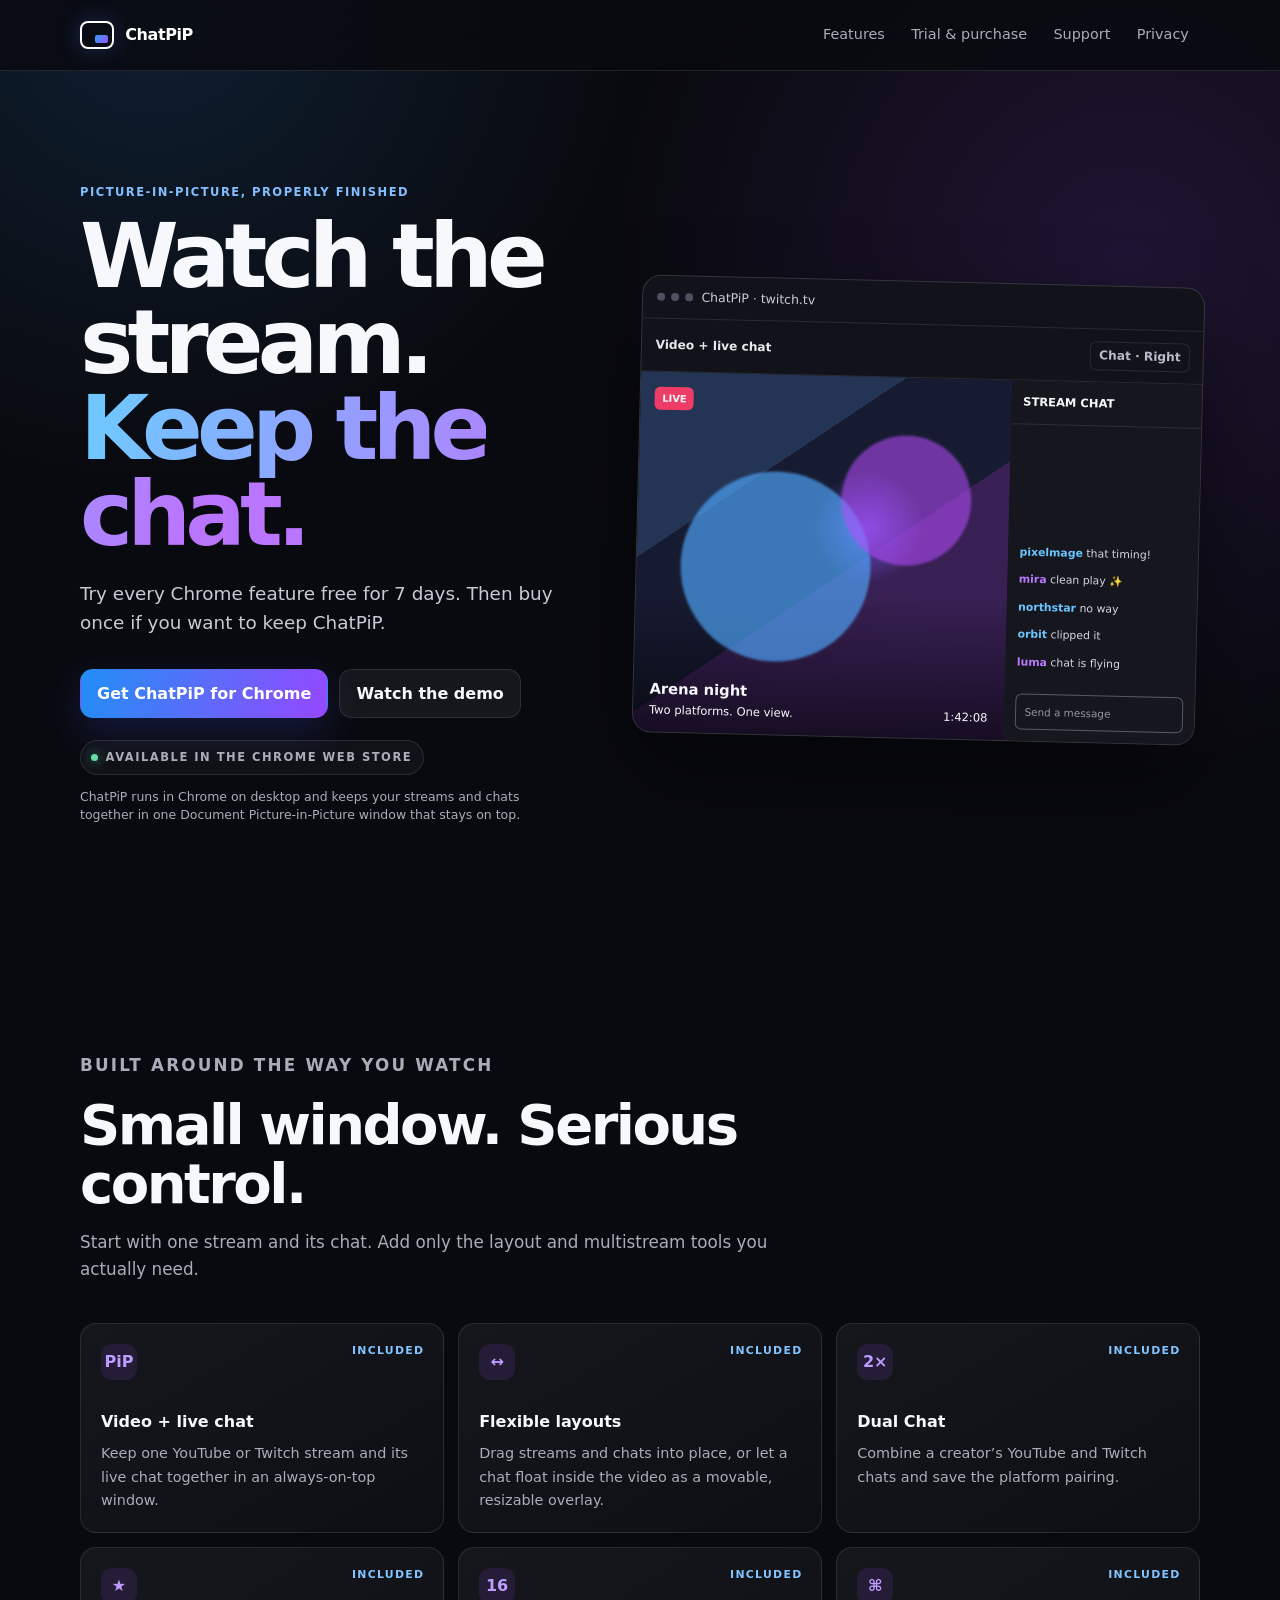
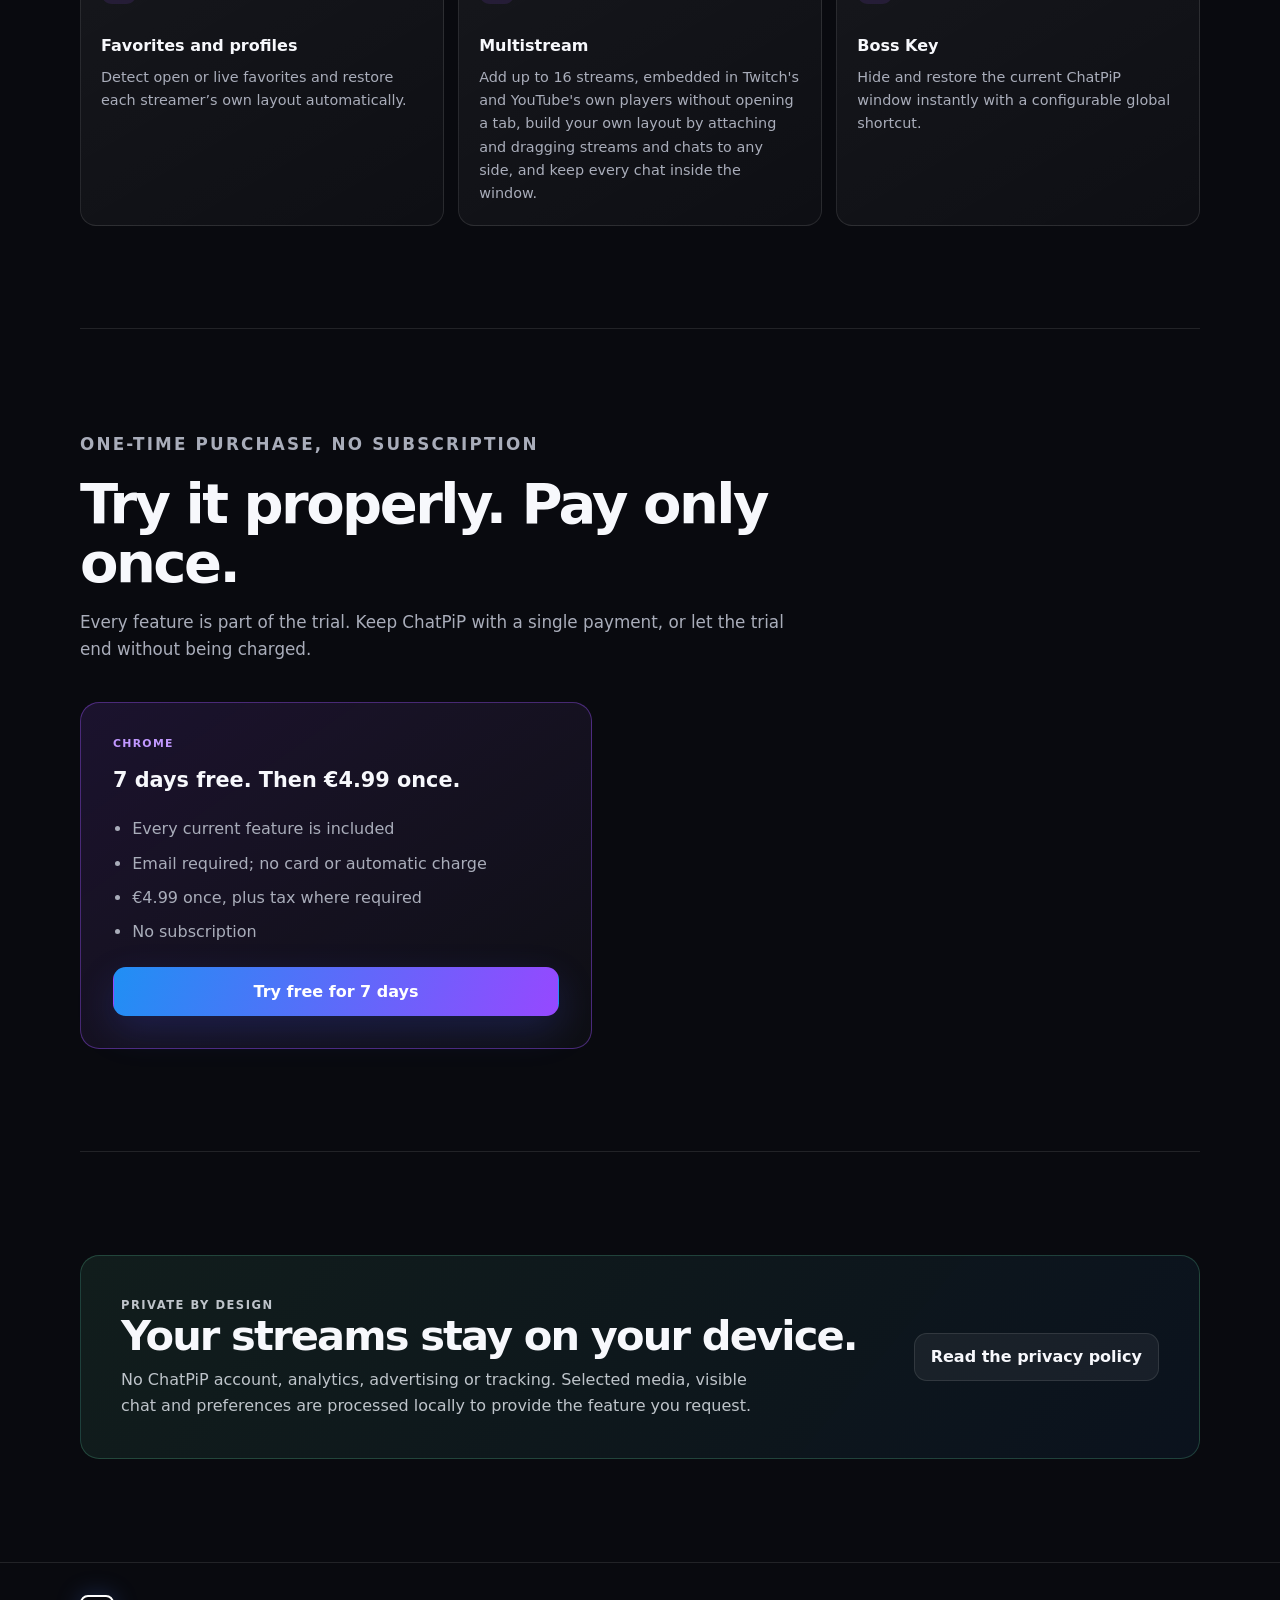
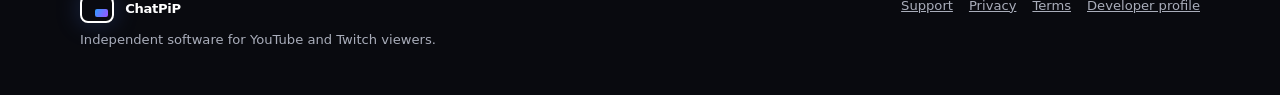
<file: index.html>
<!doctype html>
<html lang="en">
  <head>
    <meta charset="utf-8">
    <meta name="viewport" content="width=device-width, initial-scale=1">
    <title>ChatPiP</title>
    <meta http-equiv="refresh" content="0; url=chatpip/">
    <link rel="canonical" href="https://maf2414.github.io/chatpip/">
  </head>
  <body>
    <p><a href="chatpip/">ChatPiP</a></p>
  </body>
</html>
</file>
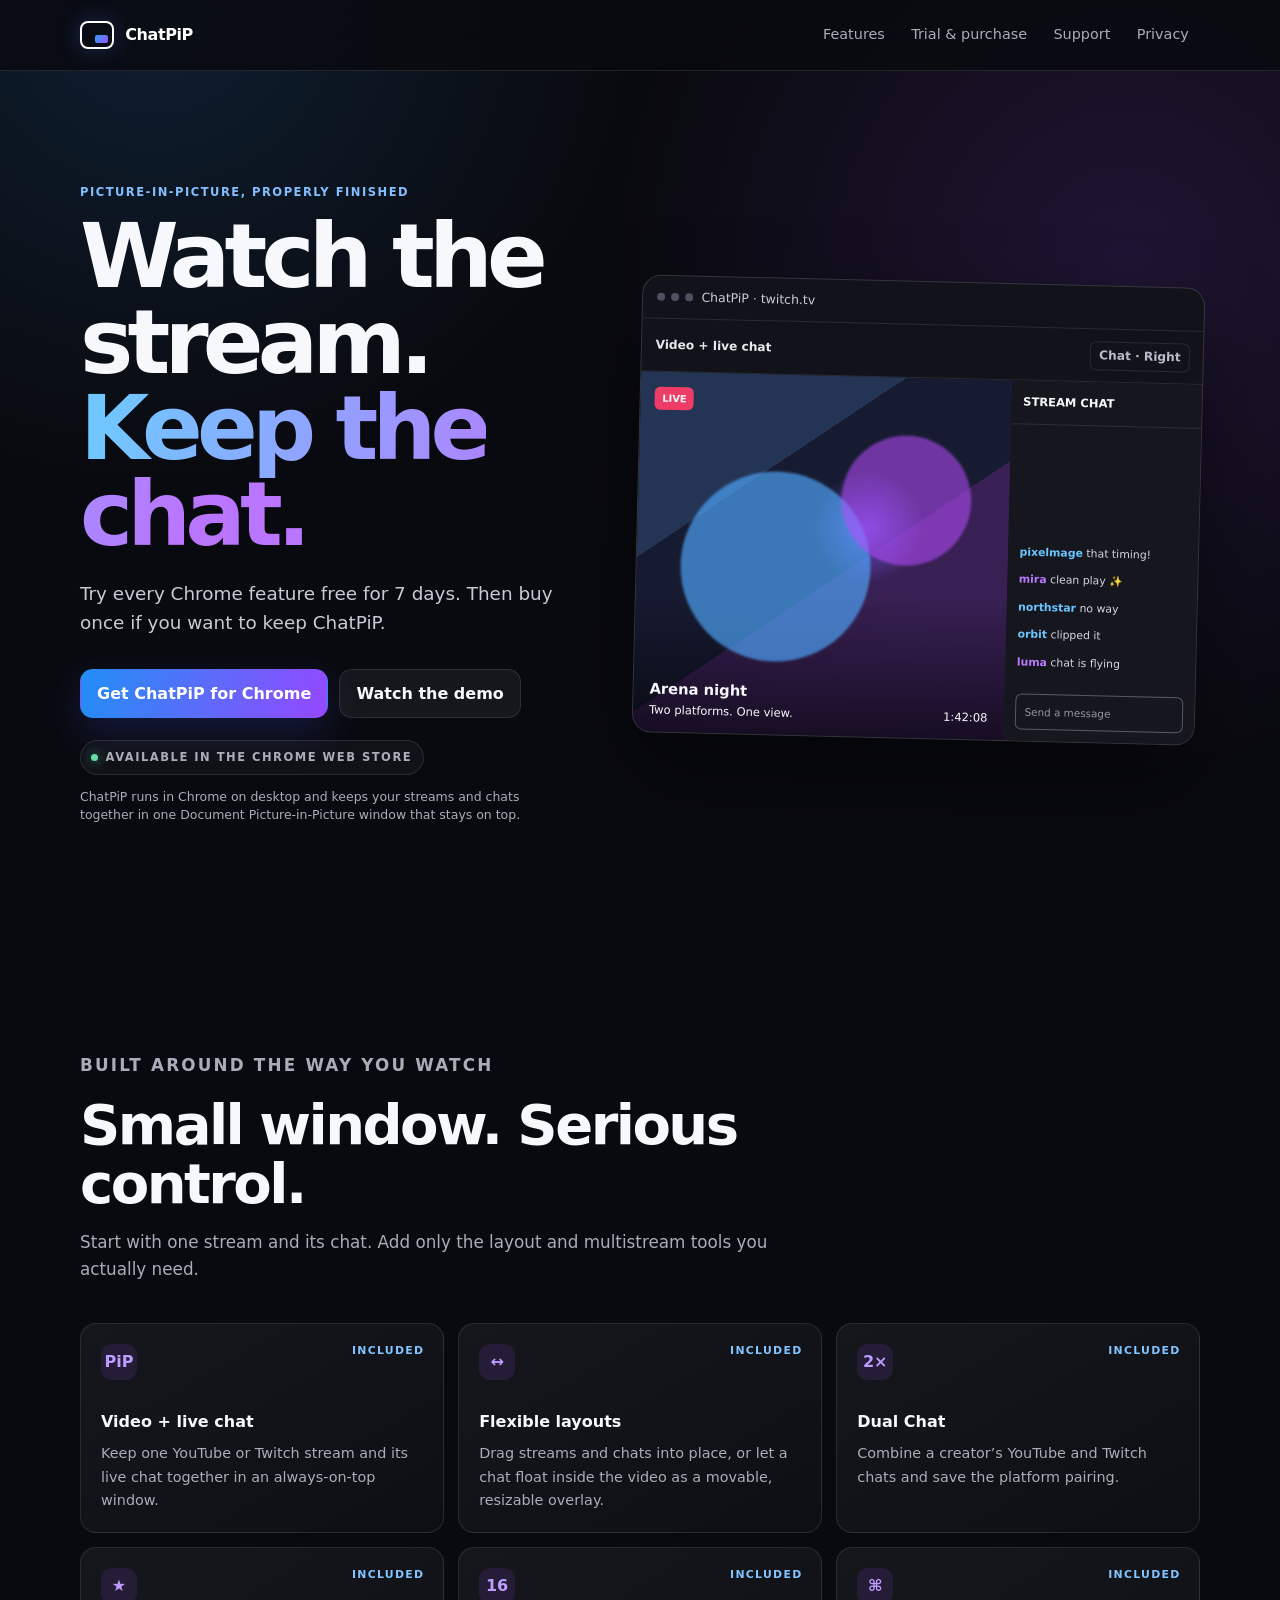
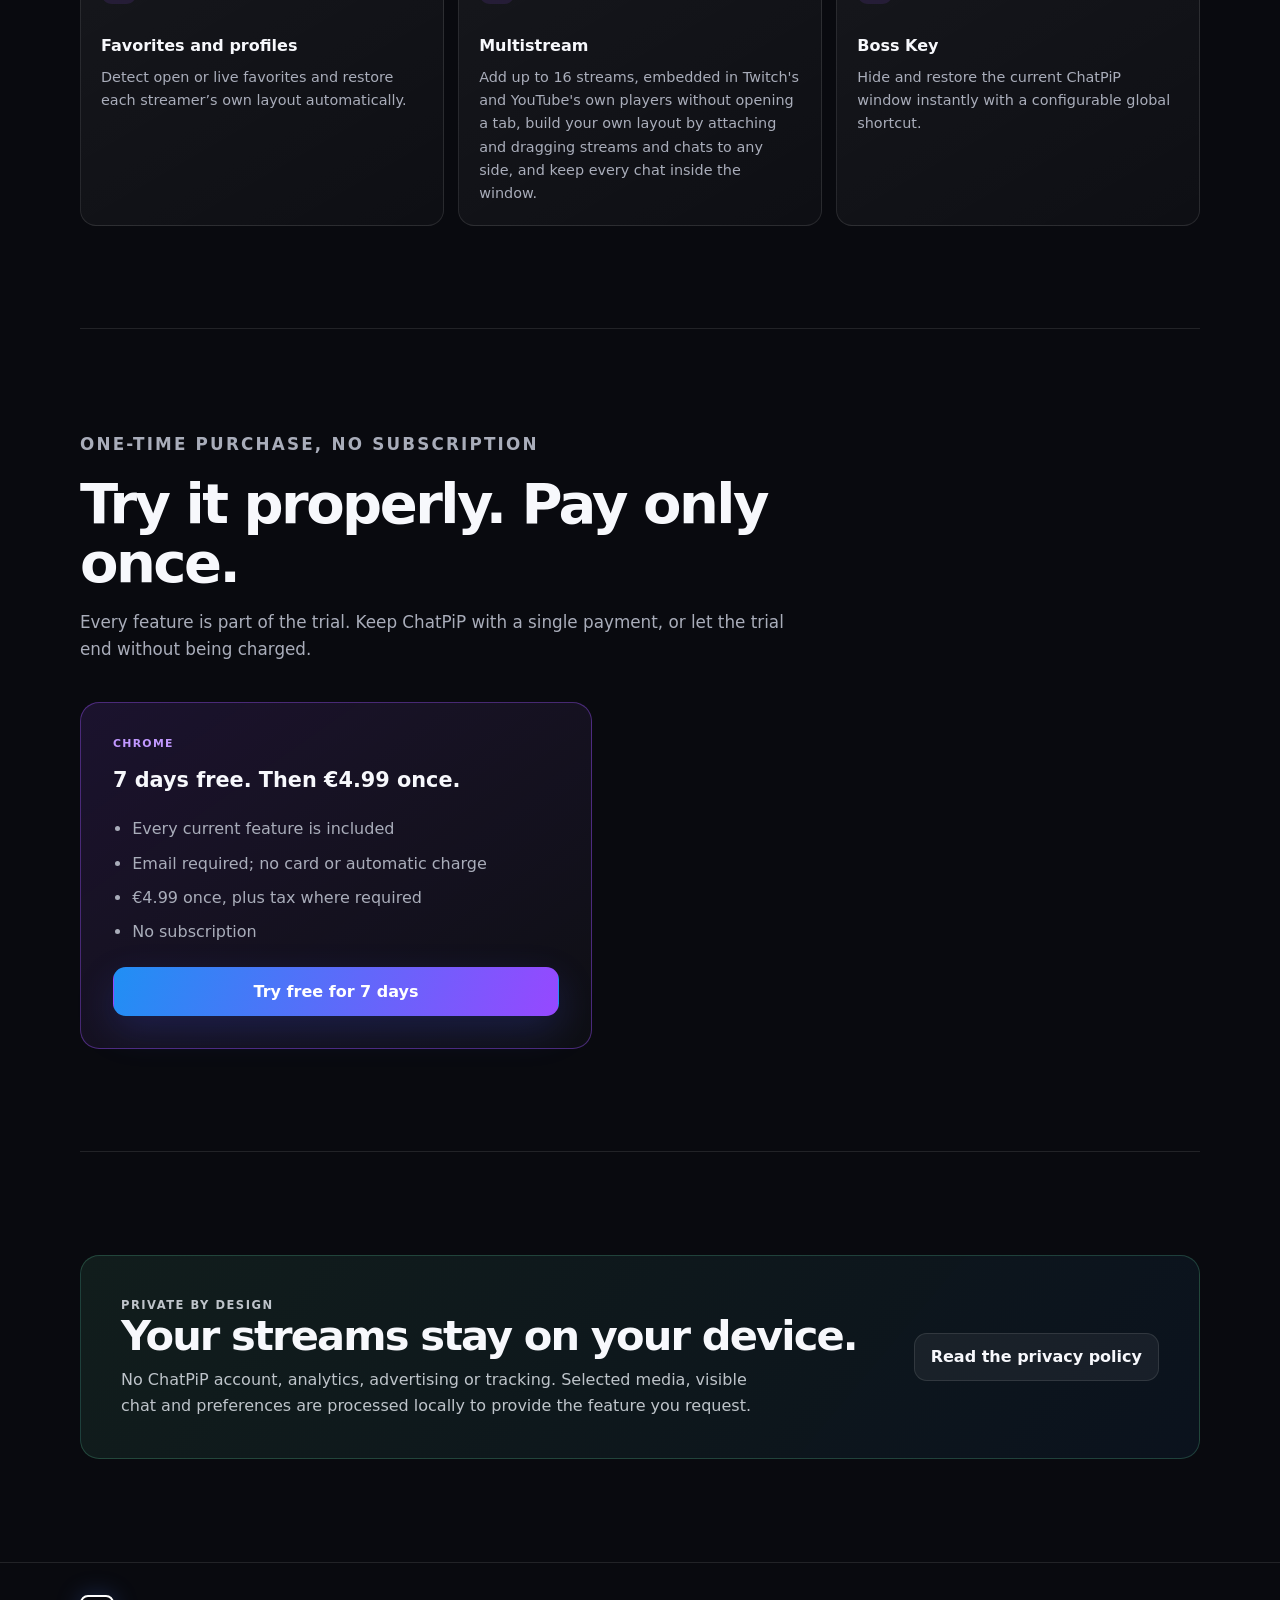
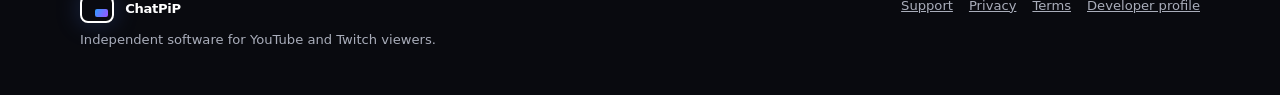
<file: chatpip/index.html>
<!doctype html>
<html lang="en">
  <head>
    <meta charset="utf-8">
    <meta name="viewport" content="width=device-width, initial-scale=1">
    <meta name="description" content="ChatPiP keeps YouTube and Twitch video plus live chat together in a customizable picture-in-picture window.">
    <meta name="theme-color" content="#090a0f">
    <title>ChatPiP — Video and live chat, together</title>
    <link rel="stylesheet" href="styles.css">
  </head>
  <body>
    <a class="skip-link" href="#main">Skip to content</a>
    <header class="site-header">
      <nav class="nav" aria-label="Main navigation">
        <a class="brand" href="index.html" aria-label="ChatPiP home">
          <span class="brand-mark" aria-hidden="true"></span>
          <span>ChatPiP</span>
        </a>
        <div class="nav-links">
          <a href="#features">Features</a>
          <a href="#plans">Trial &amp; purchase</a>
          <a href="support.html">Support</a>
          <a href="privacy.html">Privacy</a>
        </div>
      </nav>
    </header>

    <main id="main">
      <section class="hero">
        <div>
          <p class="eyebrow">Picture-in-picture, properly finished</p>
          <h1>Watch the stream. <span class="gradient-text">Keep the chat.</span></h1>
          <p class="hero-copy">Try every Chrome feature free for 7 days. Then buy once if you want to keep ChatPiP.</p>
          <div class="actions">
            <a class="button button-primary" data-store-link="chrome" href="https://chromewebstore.google.com/detail/afnglohgkkpmbeggclalkohkdjbfadai">Get ChatPiP for Chrome</a>
            <a class="button button-secondary" href="https://www.youtube.com/watch?v=Uh6wkjVChig">Watch the demo</a>
          </div>
          <div class="store-status" aria-label="Platform status">
            <span class="status-pill"><span class="status-dot"></span><span data-store-status="chrome">Available in the Chrome Web Store</span></span>
          </div>
          <p class="platform-note">ChatPiP runs in Chrome on desktop and keeps your streams and chats together in one Document Picture-in-Picture window that stays on top.</p>
        </div>

        <div class="product-frame" aria-label="Illustration of a ChatPiP stream window">
          <div class="product-header"><span class="traffic" aria-hidden="true"></span><span>ChatPiP · twitch.tv</span></div>
          <div class="product-toolbar"><span>Video + live chat</span><span class="toolbar-tag">Chat · Right</span></div>
          <div class="product-main">
            <div class="video-demo">
              <span class="live-label">LIVE</span>
              <div class="video-caption"><span><strong>Arena night</strong>Two platforms. One view.</span><span>1:42:08</span></div>
            </div>
            <div class="chat-demo">
              <div class="chat-title">STREAM CHAT</div>
              <div class="chat-lines">
                <p><strong>pixelmage</strong> that timing!</p>
                <p><strong>mira</strong> clean play ✨</p>
                <p><strong>northstar</strong> no way</p>
                <p><strong>orbit</strong> clipped it</p>
                <p><strong>luma</strong> chat is flying</p>
              </div>
              <div class="chat-input">Send a message</div>
            </div>
          </div>
        </div>
      </section>

      <section class="section" id="features">
        <div class="section-heading">
          <p class="eyebrow">Built around the way you watch</p>
          <h2>Small window. Serious control.</h2>
          <p>Start with one stream and its chat. Add only the layout and multistream tools you actually need.</p>
        </div>
        <div class="feature-grid">
          <article class="card"><span class="card-tier">Included</span><span class="card-icon">PiP</span><h3>Video + live chat</h3><p>Keep one YouTube or Twitch stream and its live chat together in an always-on-top window.</p></article>
          <article class="card"><span class="card-tier">Included</span><span class="card-icon">↔</span><h3>Flexible layouts</h3><p>Drag streams and chats into place, or let a chat float inside the video as a movable, resizable overlay.</p></article>
          <article class="card"><span class="card-tier">Included</span><span class="card-icon">2×</span><h3>Dual Chat</h3><p>Combine a creator’s YouTube and Twitch chats and save the platform pairing.</p></article>
          <article class="card"><span class="card-tier">Included</span><span class="card-icon">★</span><h3>Favorites and profiles</h3><p>Detect open or live favorites and restore each streamer’s own layout automatically.</p></article>
          <article class="card"><span class="card-tier">Included</span><span class="card-icon">16</span><h3>Multistream</h3><p>Add up to 16 streams, embedded in Twitch's and YouTube's own players without opening a tab, build your own layout by attaching and dragging streams and chats to any side, and keep every chat inside the window.</p></article>
          <article class="card"><span class="card-tier">Included</span><span class="card-icon">⌘</span><h3>Boss Key</h3><p>Hide and restore the current ChatPiP window instantly with a configurable global shortcut.</p></article>
        </div>
      </section>

      <section class="section" id="plans">
        <div class="section-heading">
          <p class="eyebrow">One-time purchase, no subscription</p>
          <h2>Try it properly. Pay only once.</h2>
          <p>Every feature is part of the trial. Keep ChatPiP with a single payment, or let the trial end without being charged.</p>
        </div>
        <div class="plan-grid plan-grid-single">
          <article class="plan-card premium-plan-card">
            <p class="plan-name">Chrome</p>
            <h3>7 days free. Then €4.99 once.</h3>
            <ul>
              <li>Every current feature is included</li>
              <li>Email required; no card or automatic charge</li>
              <li>€4.99 once, plus tax where required</li>
              <li>No subscription</li>
            </ul>
            <a class="button button-primary plan-action" href="buy.html">Try free for 7 days</a>
          </article>
        </div>
      </section>

      <section class="section" id="privacy-first">
        <div class="privacy-banner">
          <div>
            <p class="eyebrow">Private by design</p>
            <h2>Your streams stay on your device.</h2>
            <p>No ChatPiP account, analytics, advertising or tracking. Selected media, visible chat and preferences are processed locally to provide the feature you request.</p>
          </div>
          <a class="button button-secondary" href="privacy.html">Read the privacy policy</a>
        </div>
      </section>
    </main>

    <footer class="site-footer">
      <div class="footer-inner">
        <div><a class="brand" href="index.html"><span class="brand-mark" aria-hidden="true"></span><span>ChatPiP</span></a><p>Independent software for YouTube and Twitch viewers.</p></div>
        <div class="footer-links"><a href="support.html">Support</a><a href="privacy.html">Privacy</a><a href="terms.html">Terms</a><a href="https://github.com/MAF2414">Developer profile</a></div>
      </div>
    </footer>
  </body>
</html>
</file>
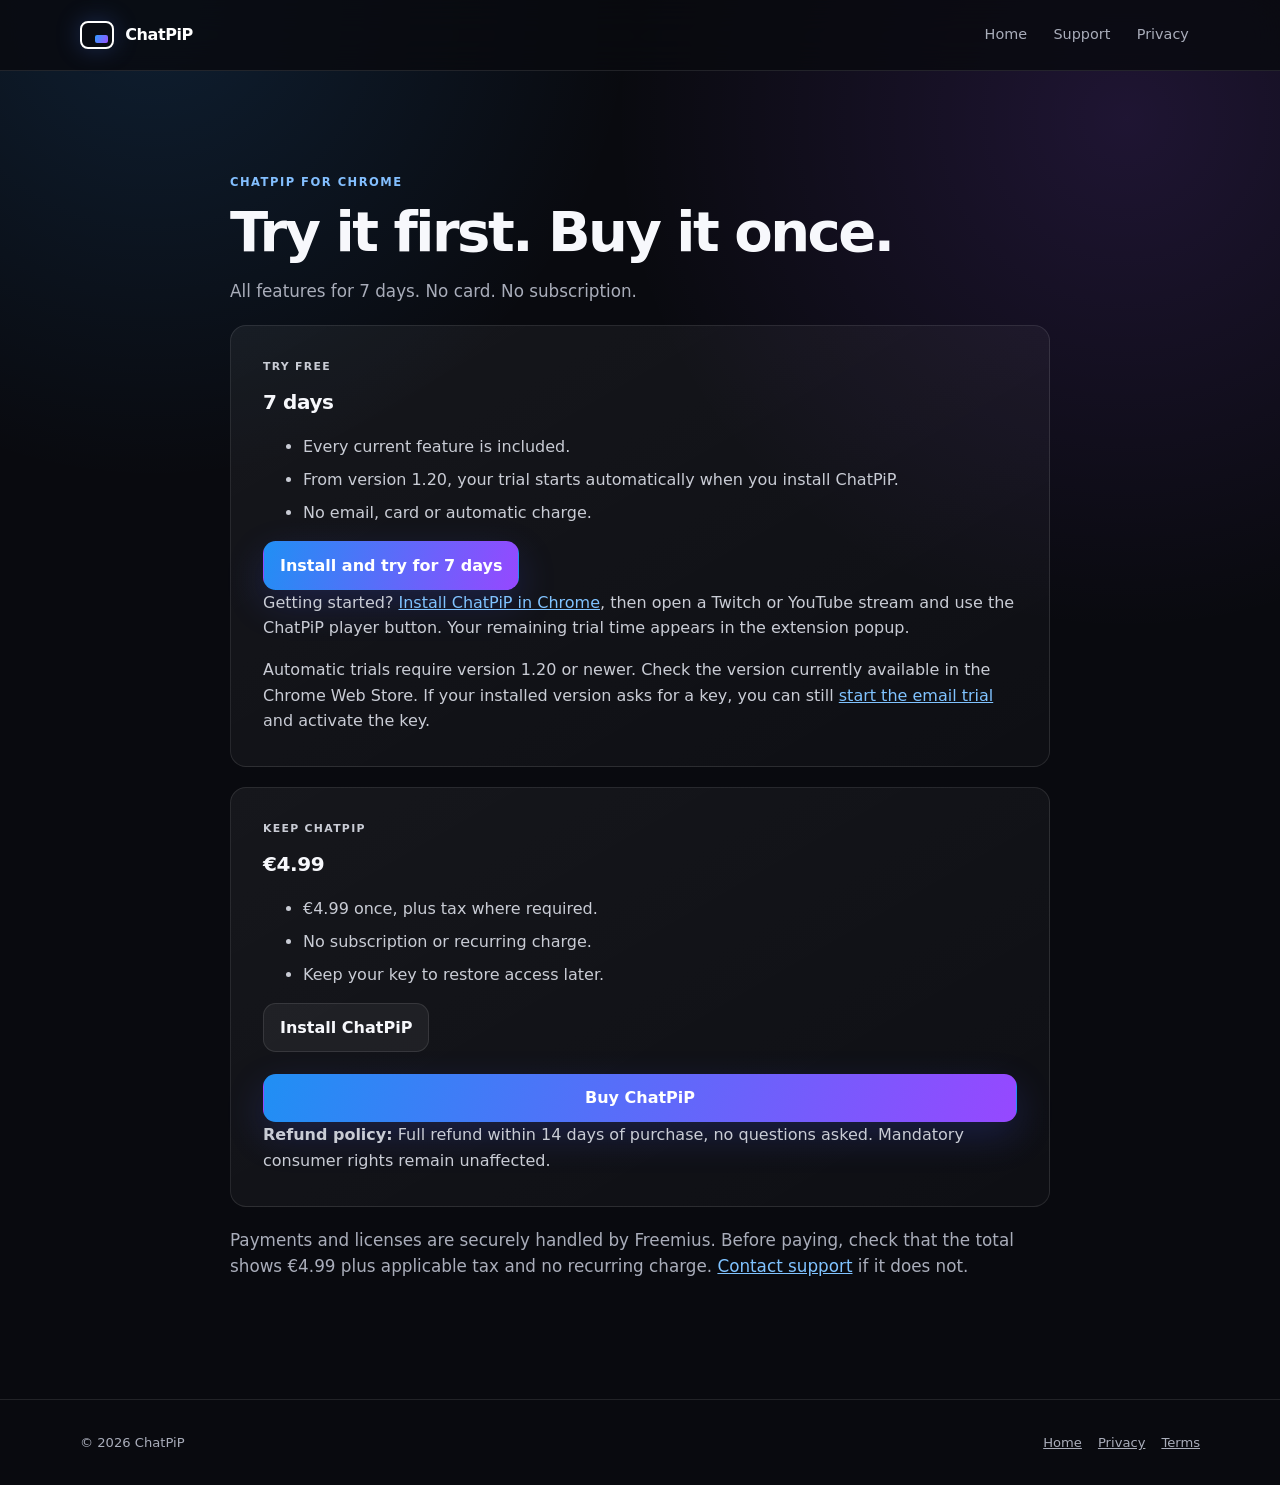
<file: chatpip/buy.html>
<!doctype html>
<html lang="en">
  <head>
    <meta charset="utf-8">
    <meta name="viewport" content="width=device-width, initial-scale=1">
    <meta name="description" content="Try ChatPiP free for 7 days or buy it once for Chrome.">
    <meta name="theme-color" content="#090a0f">
    <title>Buy ChatPiP for Chrome</title>
    <link rel="stylesheet" href="styles.css">
  </head>
  <body>
    <a class="skip-link" href="#main">Skip to content</a>
    <header class="site-header">
      <nav class="nav" aria-label="Main navigation">
        <a class="brand" href="index.html" aria-label="ChatPiP home"><span class="brand-mark" aria-hidden="true"></span><span>ChatPiP</span></a>
        <div class="nav-links"><a href="index.html">Home</a><a href="support.html">Support</a><a href="privacy.html">Privacy</a></div>
      </nav>
    </header>

    <main class="legal" id="main">
      <p class="eyebrow">ChatPiP for Chrome</p>
      <h1>Try it first. Buy it once.</h1>
      <p class="legal-lead">All features for 7 days. No card. No subscription.</p>

      <section class="legal-card purchase-summary">
        <p class="plan-name">Try free</p>
        <h2>7 days</h2>
        <ul>
          <li>Every current feature is included.</li>
          <li>From version 1.20, your trial starts automatically when you install ChatPiP.</li>
          <li>No email, card or automatic charge.</li>
        </ul>
        <a class="button button-primary trial-install" data-store-link="chrome" href="https://chromewebstore.google.com/detail/afnglohgkkpmbeggclalkohkdjbfadai">Install and try for 7 days</a>
        <p>Getting started? <a class="inline-link" data-store-link="chrome" href="https://chromewebstore.google.com/detail/afnglohgkkpmbeggclalkohkdjbfadai">Install ChatPiP in Chrome</a>, then open a Twitch or YouTube stream and use the ChatPiP player button. Your remaining trial time appears in the extension popup.</p>
        <p>Automatic trials require version 1.20 or newer. Check the version currently available in the Chrome Web Store. If your installed version asks for a key, you can still <a class="inline-link" href="https://checkout.freemius.com/app/36809/plan/61021/?billing_cycle=lifetime&amp;currency=eur&amp;disable_licenses_selector=true&amp;licenses=1&amp;show_upsells=false&amp;trial=free">start the email trial</a> and activate the key.</p>
      </section>

      <section class="legal-card purchase-summary">
        <p class="plan-name">Keep ChatPiP</p>
        <h2>€4.99</h2>
        <ul>
          <li>€4.99 once, plus tax where required.</li>
          <li>No subscription or recurring charge.</li>
          <li>Keep your key to restore access later.</li>
        </ul>
        <a class="button button-secondary" data-store-link="chrome" href="https://chromewebstore.google.com/detail/afnglohgkkpmbeggclalkohkdjbfadai">Install ChatPiP</a>
        <a class="button button-primary plan-action" href="https://checkout.freemius.com/app/36809/plan/61021/?billing_cycle=lifetime&amp;currency=eur&amp;disable_licenses_selector=true&amp;licenses=1&amp;show_upsells=false">Buy ChatPiP</a>
        <p><strong>Refund policy:</strong> <span data-owner-field="chrome-refund-policy">Full refund within 14 days of purchase, no questions asked.</span> Mandatory consumer rights remain unaffected.</p>
      </section>

      <section class="legal-card" id="post-purchase" hidden>
        <h2 id="completion-title">Your key is ready</h2>
        <ol>
          <li>Check <strong id="buyer-email">your email</strong> for the license key.</li>
          <li>Paste it into ChatPiP under “Activate access”.</li>
        </ol>
        <button class="button button-primary" id="open-activation" type="button">Open ChatPiP activation</button>
        <button class="button button-secondary" id="resend-email" type="button" hidden>Resend license email</button>
        <p id="resend-email-error" role="alert" hidden>Email request failed. Try again or <a class="inline-link" href="support.html">contact support</a> to get your key.</p>
        <p id="open-activation-fallback" hidden>Open ChatPiP from the Chrome toolbar, open the access page and paste your key under <strong>Activate access</strong>.</p>
      </section>

      <p class="legal-lead">Payments and licenses are securely handled by Freemius. Before paying, check that the total shows €4.99 plus applicable tax and no recurring charge. <a class="inline-link" href="support.html">Contact support</a> if it does not.</p>
    </main>

    <footer class="site-footer"><div class="footer-inner"><span>© 2026 ChatPiP</span><div class="footer-links"><a href="index.html">Home</a><a href="privacy.html">Privacy</a><a href="terms.html">Terms</a></div></div></footer>

    <script type="application/json" id="chatpip-commerce">{"productId":"36809","planId":"61021","extensionId":"afnglohgkkpmbeggclalkohkdjbfadai"}</script>
    <script src="https://checkout.freemius.com/js/v1/" defer></script>
    <script>
      // Progressive enhancement: without this script (or before the values are
      // configured) the checkout button stays a plain link to the Freemius
      // Hosted Checkout, and no post-purchase panel is shown.
      window.addEventListener("DOMContentLoaded", () => {
        let commerce = null;
        try {
          commerce = JSON.parse(document.getElementById("chatpip-commerce").textContent);
        } catch (error) {
          return;
        }
        const configured = value => typeof value === "string" && value !== "" && !value.includes("{{");
        const panel = document.getElementById("post-purchase");
        const completionTitle = document.getElementById("completion-title");
        const buyerEmail = document.getElementById("buyer-email");
        const openActivation = document.getElementById("open-activation");
        const openFallback = document.getElementById("open-activation-fallback");
        const resendButton = document.getElementById("resend-email");
        const resendError = document.getElementById("resend-email-error");
        let resendEndpoint = "";

        function showCompletion(data) {
          completionTitle.textContent = data?.trial ? "Your free trial is ready" : "Your purchase is ready";
          if (typeof data?.user?.email === "string" && data.user.email) buyerEmail.textContent = data.user.email;
          resendEndpoint = typeof data?.user?.resend_email_endpoint === "string" ? data.user.resend_email_endpoint : "";
          resendButton.hidden = resendEndpoint === "";
          panel.hidden = false;
          panel.scrollIntoView({ behavior: "smooth" });
        }

        openActivation.addEventListener("click", async () => {
          const runtime = window.chrome && window.chrome.runtime;
          if (!configured(commerce.extensionId) || !runtime || typeof runtime.sendMessage !== "function") {
            openFallback.hidden = false;
            return;
          }
          try {
            const reply = await runtime.sendMessage(commerce.extensionId, { type: "CHATPIP_OPEN_ACTIVATION" });
            openFallback.hidden = reply && reply.ok === true;
          } catch (error) {
            openFallback.hidden = false;
          }
        });

        resendButton.addEventListener("click", async () => {
          if (!resendEndpoint) return;
          resendButton.disabled = true;
          resendError.hidden = true;
          try {
            const response = await fetch(resendEndpoint, { method: "POST" });
            if (!response.ok) throw new Error("Email request failed");
            resendButton.textContent = "License email requested";
          } catch (error) {
            resendButton.disabled = false;
            resendError.hidden = false;
          }
        });

        const purchaseAction = document.querySelector(".plan-action");
        if (!purchaseAction || !configured(commerce.productId) || !configured(commerce.planId) || !window.FS || !window.FS.Checkout) return;
        const checkout = new window.FS.Checkout({ product_id: commerce.productId });
        const openCheckout = event => {
          event.preventDefault();
          checkout.open({
            plan_id: commerce.planId,
            billing_cycle: "lifetime",
            currency: "eur",
            licenses: 1,
            disable_licenses_selector: true,
            show_upsells: false,
            language: "auto",
            purchaseCompleted: showCompletion,
            success: showCompletion
          });
        };
        purchaseAction.addEventListener("click", event => openCheckout(event));
      });
    </script>
  </body>
</html>
</file>
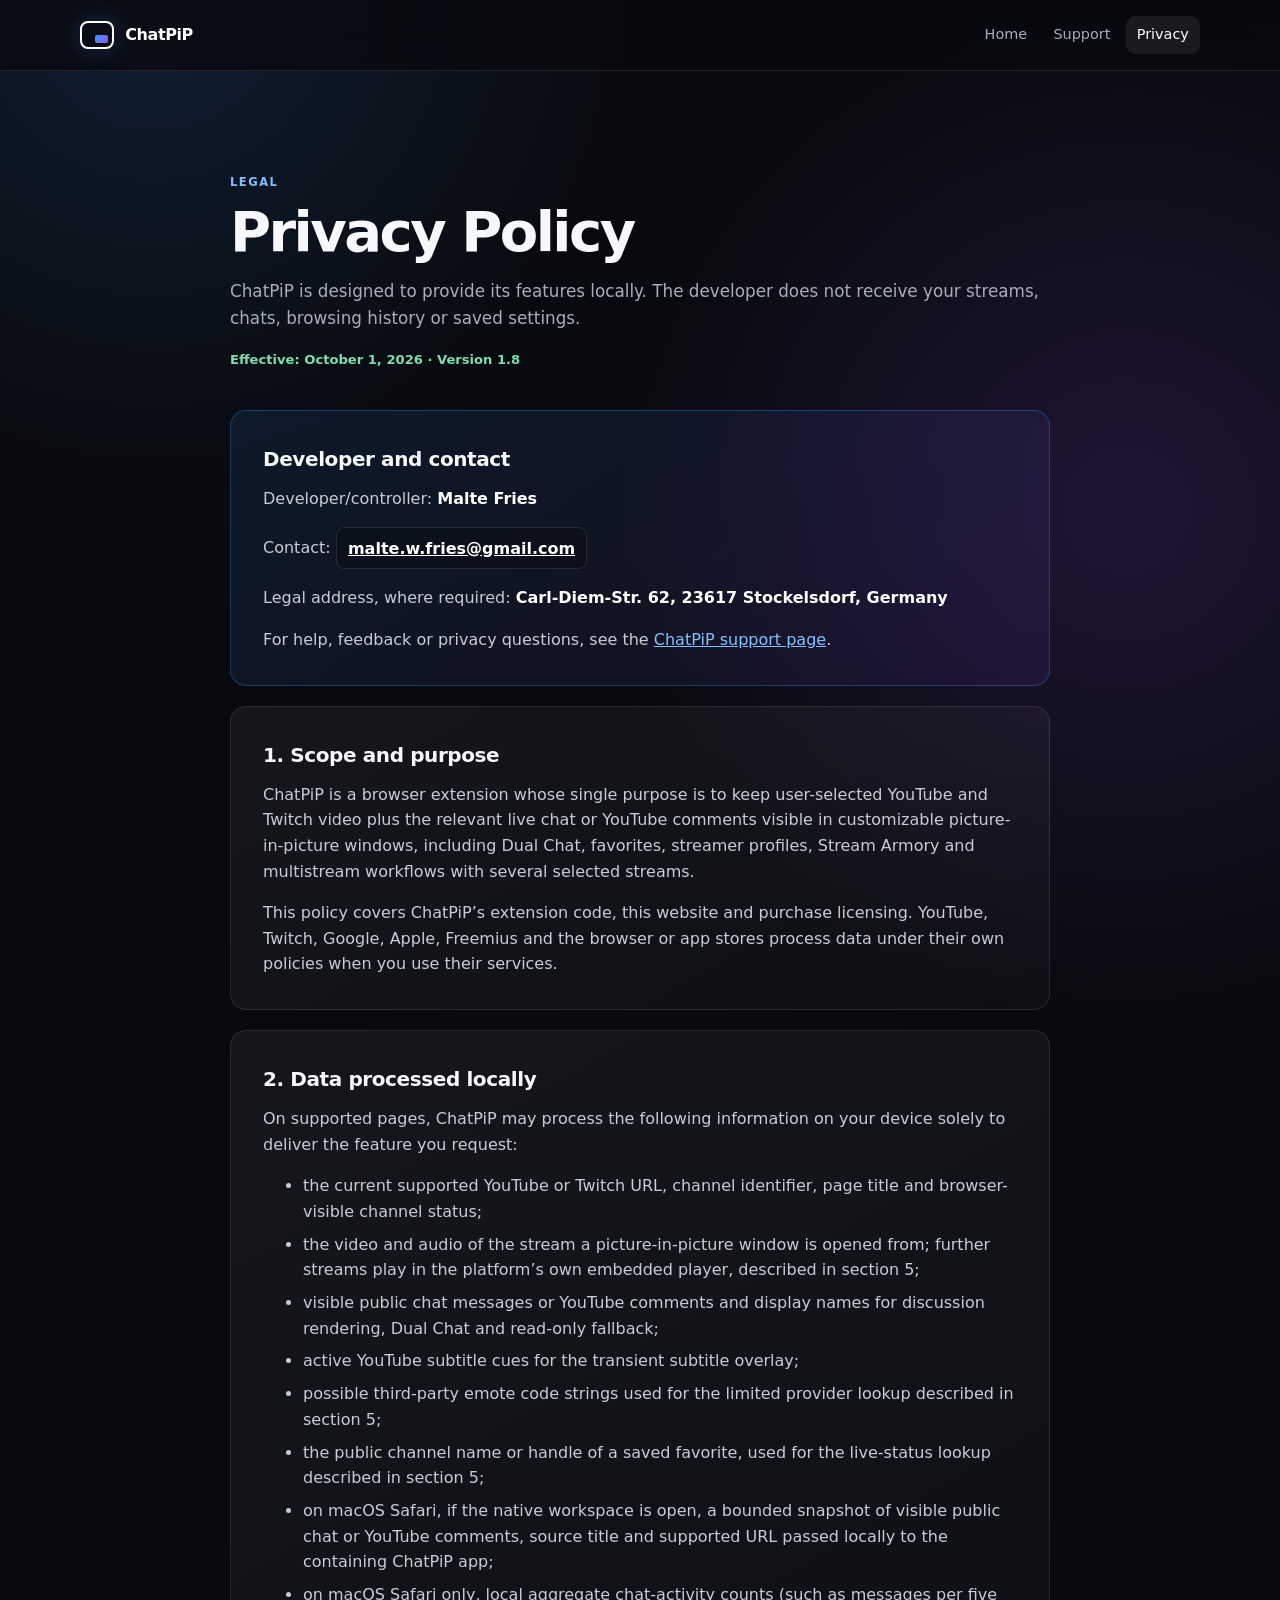
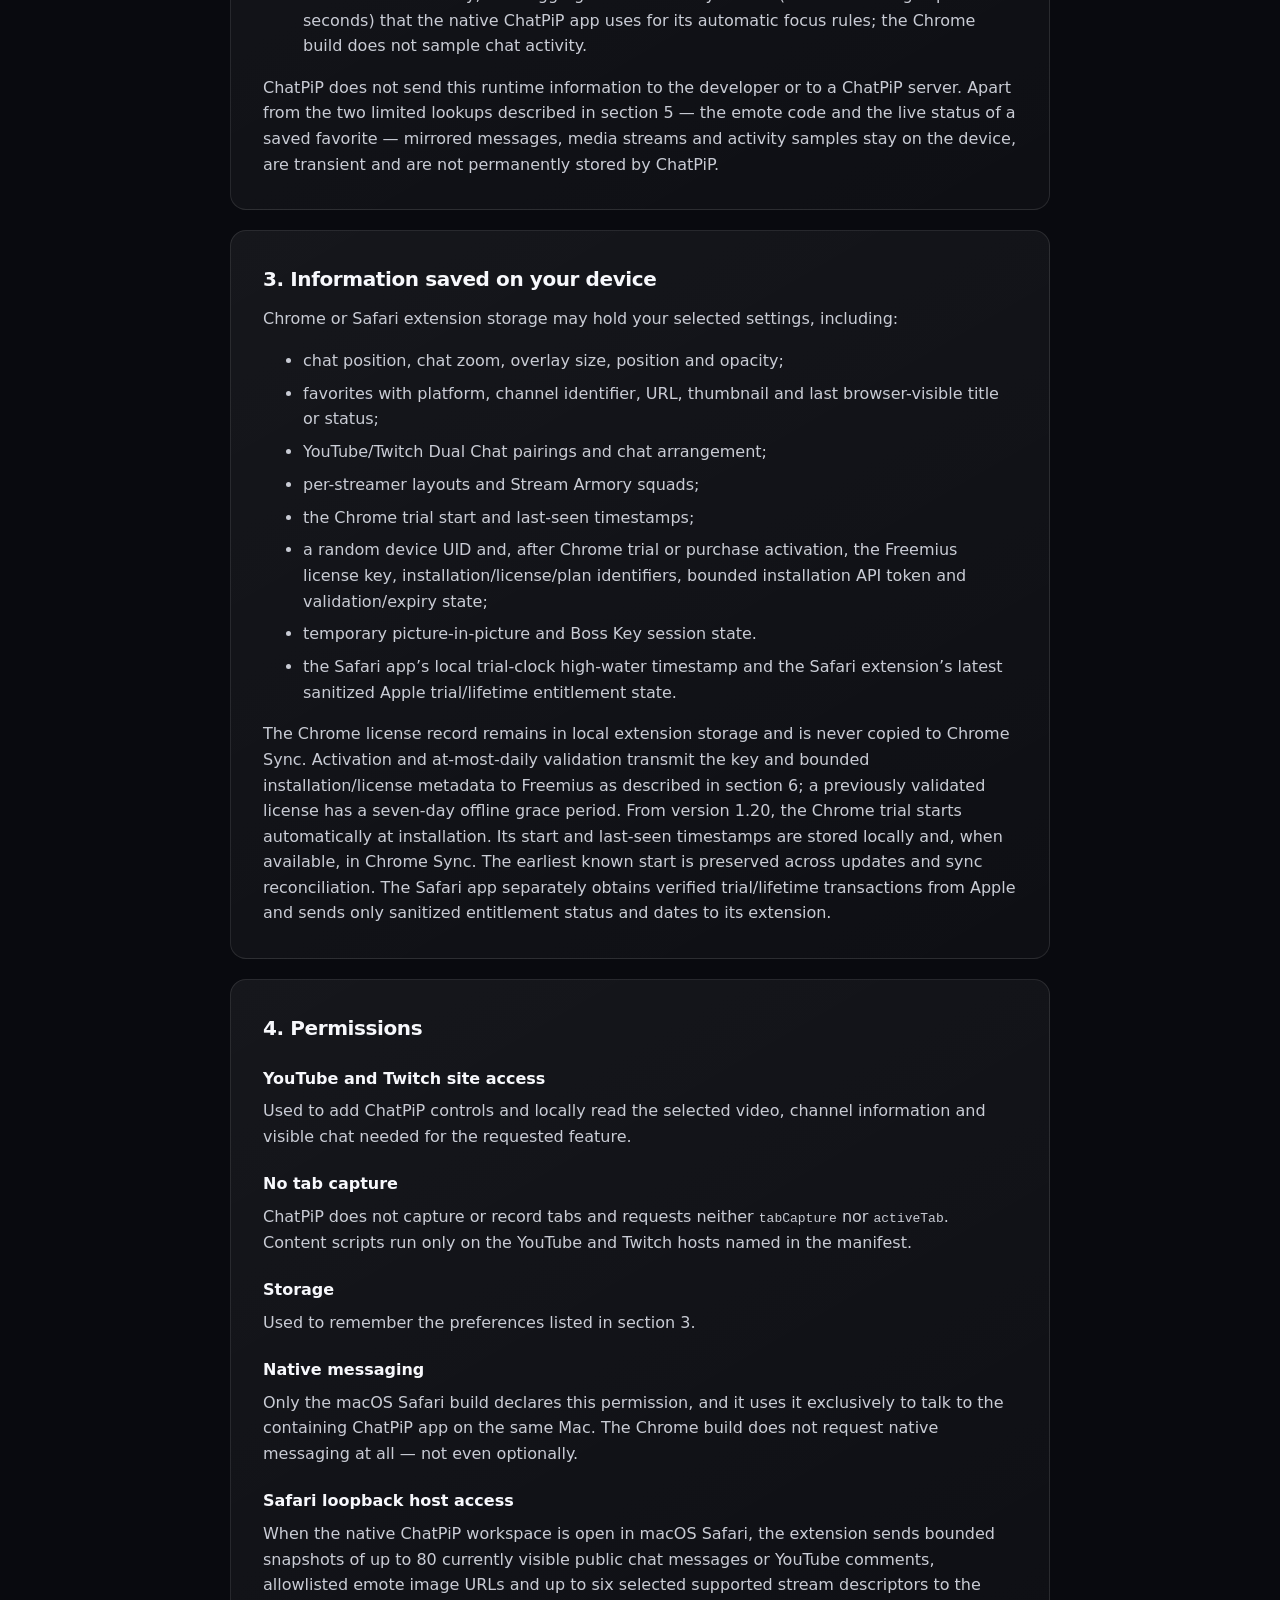
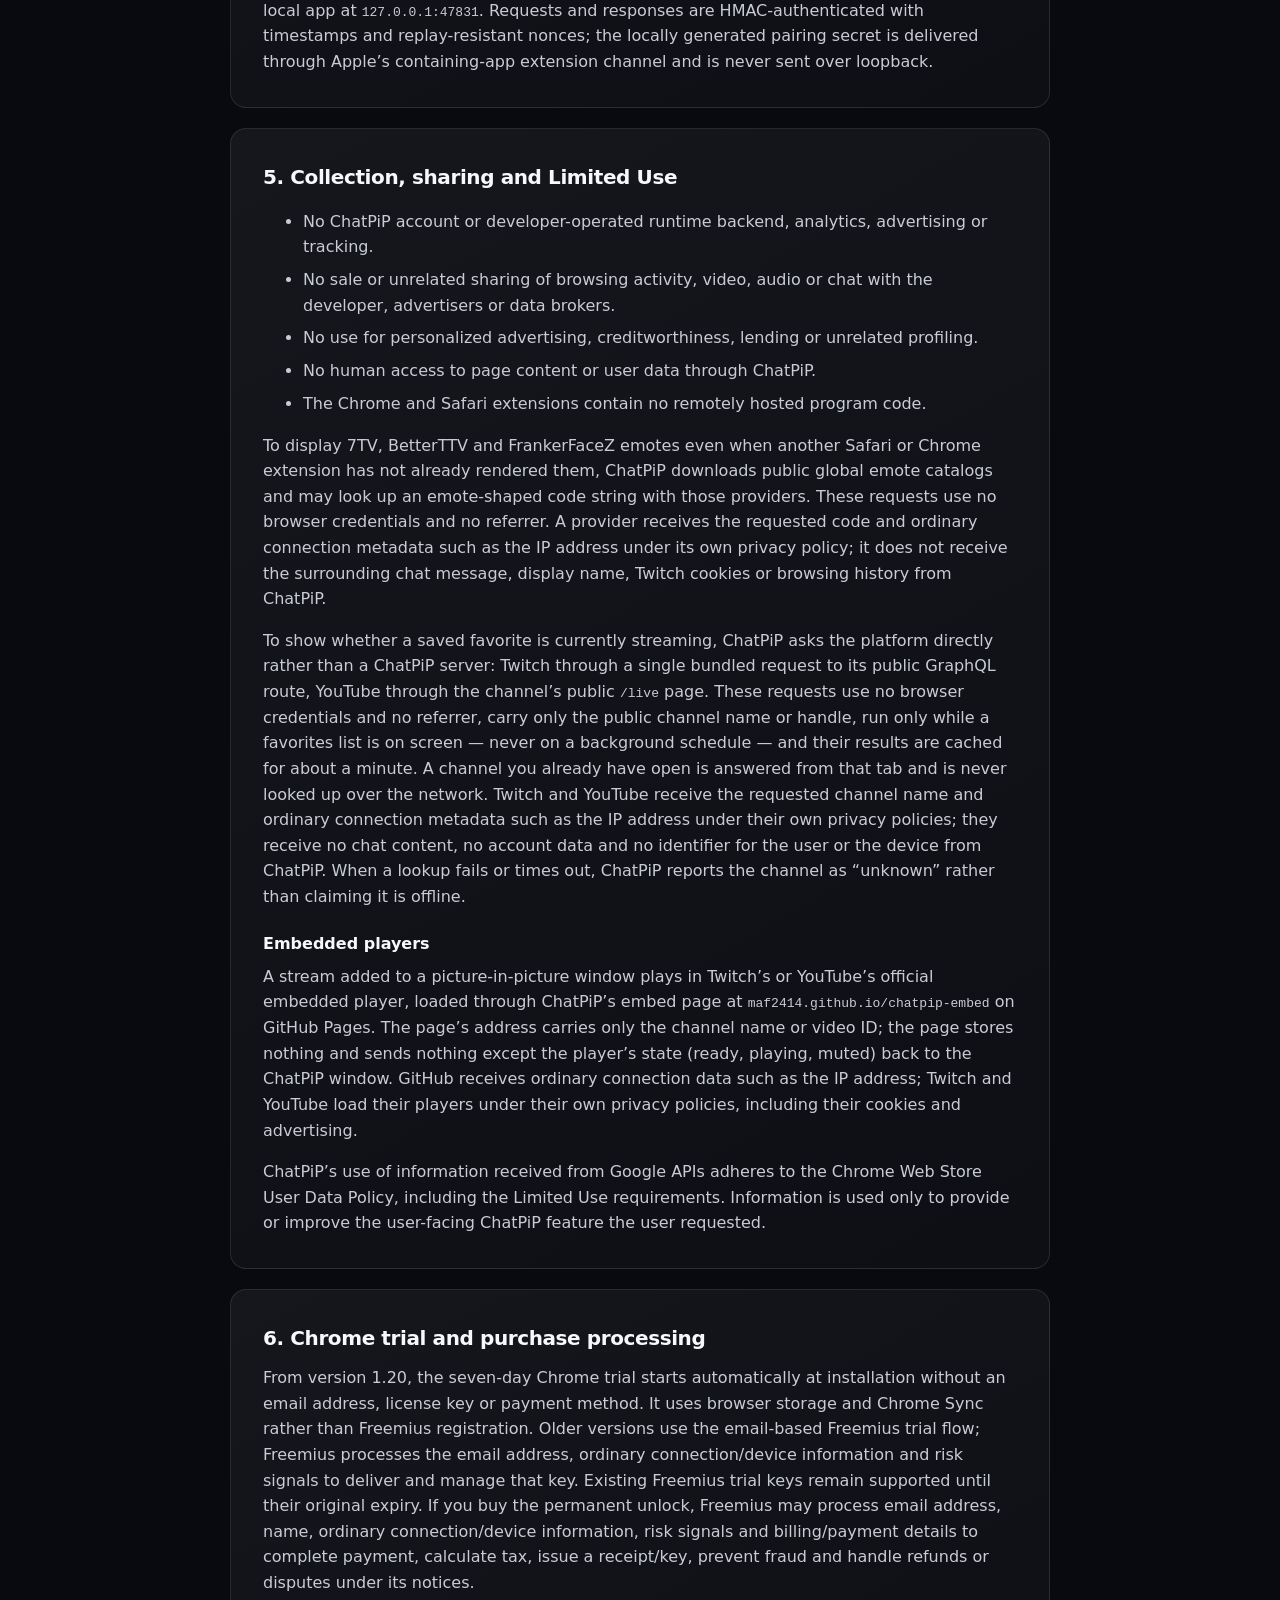
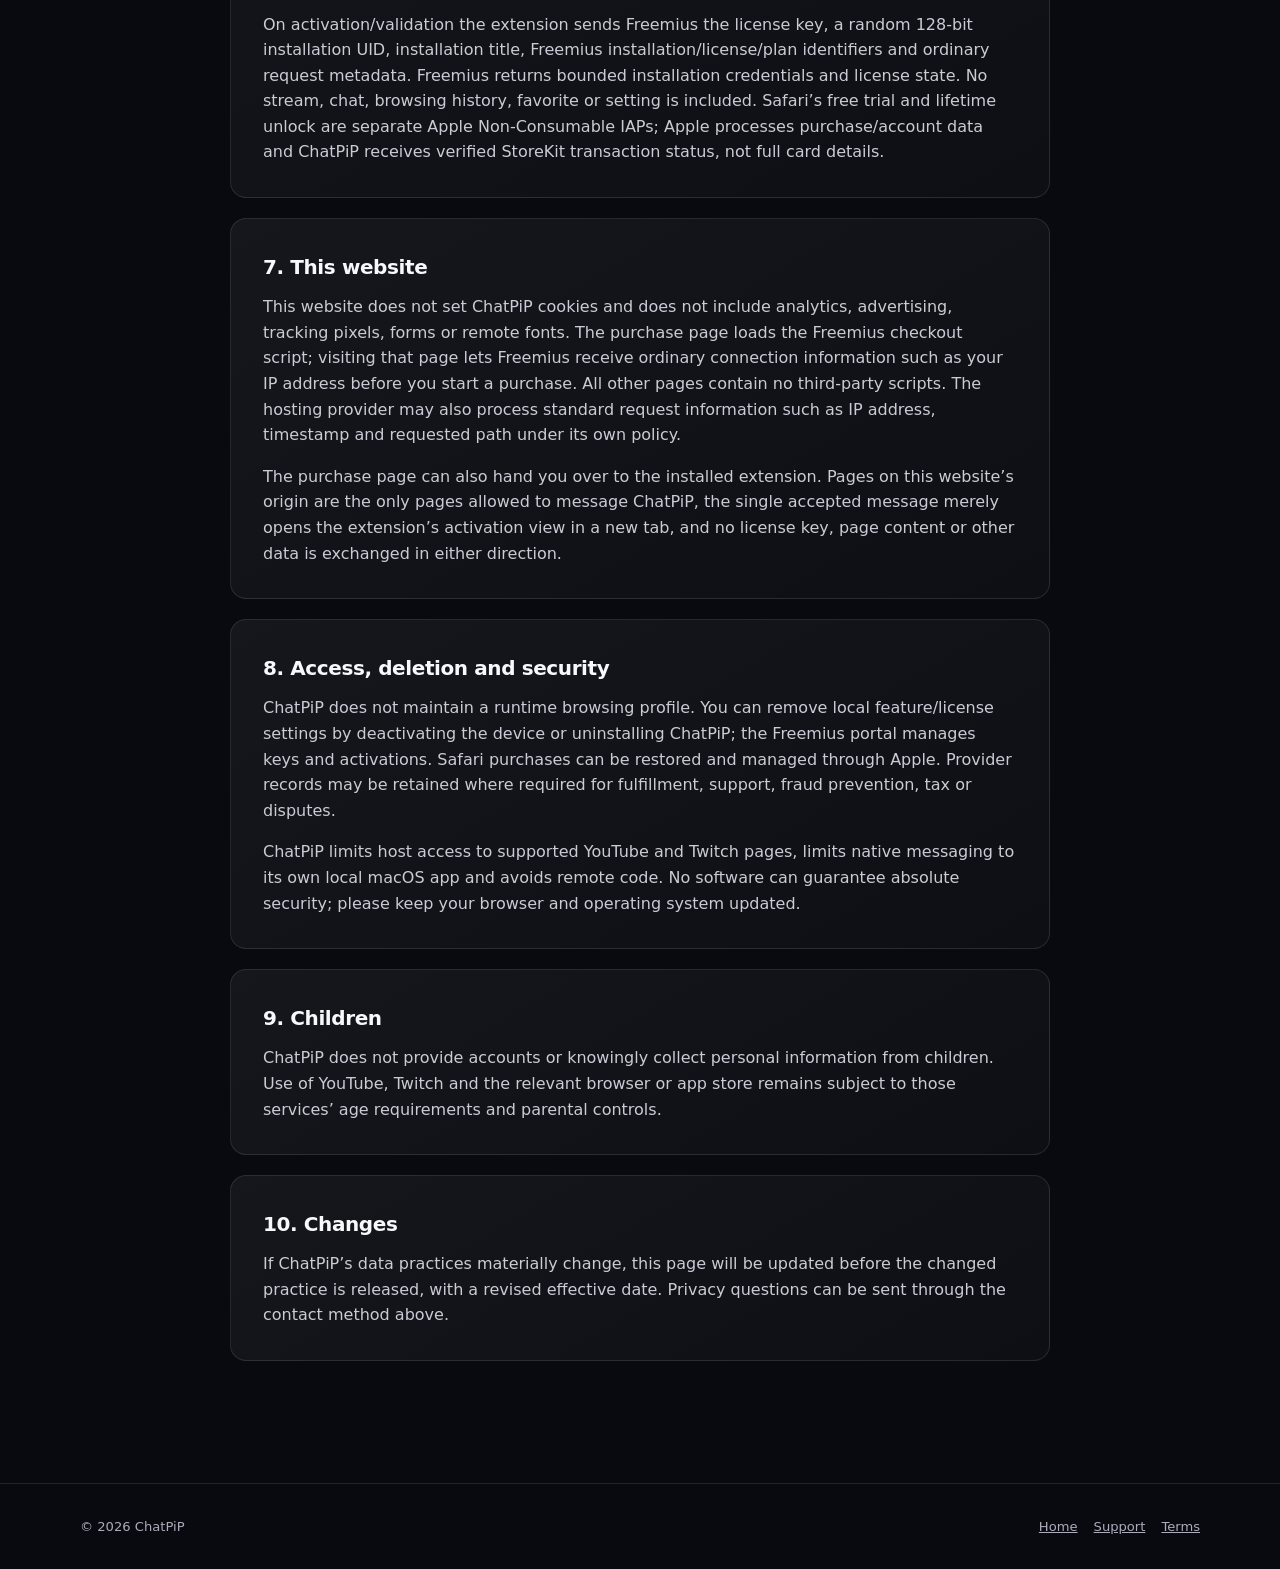
<file: chatpip/privacy.html>
<!doctype html>
<html lang="en">
  <head>
    <meta charset="utf-8">
    <meta name="viewport" content="width=device-width, initial-scale=1">
    <meta name="description" content="Privacy policy for the ChatPiP browser extension.">
    <meta name="theme-color" content="#090a0f">
    <title>Privacy Policy — ChatPiP</title>
    <link rel="stylesheet" href="styles.css">
  </head>
  <body>
    <a class="skip-link" href="#main">Skip to content</a>
    <header class="site-header">
      <nav class="nav" aria-label="Main navigation">
        <a class="brand" href="index.html" aria-label="ChatPiP home"><span class="brand-mark" aria-hidden="true"></span><span>ChatPiP</span></a>
        <div class="nav-links"><a href="index.html">Home</a><a href="support.html">Support</a><a href="privacy.html" aria-current="page">Privacy</a></div>
      </nav>
    </header>

    <main class="legal" id="main">
      <p class="eyebrow">Legal</p>
      <h1>Privacy Policy</h1>
      <p class="legal-lead">ChatPiP is designed to provide its features locally. The developer does not receive your streams, chats, browsing history or saved settings.</p>
      <p class="legal-meta">Effective: October 1, 2026 · Version 1.8</p>

      <section class="legal-card contact-box">
        <h2>Developer and contact</h2>
        <p>Developer/controller: <strong class="owner-value" data-owner-field="legal-name" data-owner="LgkNABVJNhEBBAc=">shown with JavaScript on</strong></p>
        <p>Contact: <a class="contact-value owner-value" data-owner-field="support-email" data-owner="DgkNABVHB00OEx0VGjAEBQAdHEcTDAU=">shown with JavaScript on</a></p>
        <p>Legal address, where required: <span class="owner-value" data-owner-field="legal-address" data-owner="IAkTGF0tGQYFTCcEG15DXlNYUFtDVVlWVCMdHwADBBgDDR8RDk1UNwwCDgkPDQ==">shown with JavaScript on</span></p>
        <p>For help, feedback or privacy questions, see the <a class="inline-link" href="support.html">ChatPiP support page</a>.</p>
      </section>

      <section class="legal-card">
        <h2>1. Scope and purpose</h2>
        <p>ChatPiP is a browser extension whose single purpose is to keep user-selected YouTube and Twitch video plus the relevant live chat or YouTube comments visible in customizable picture-in-picture windows, including Dual Chat, favorites, streamer profiles, Stream Armory and multistream workflows with several selected streams.</p>
        <p>This policy covers ChatPiP’s extension code, this website and purchase licensing. YouTube, Twitch, Google, Apple, Freemius and the browser or app stores process data under their own policies when you use their services.</p>
      </section>

      <section class="legal-card">
        <h2>2. Data processed locally</h2>
        <p>On supported pages, ChatPiP may process the following information on your device solely to deliver the feature you request:</p>
        <ul>
          <li>the current supported YouTube or Twitch URL, channel identifier, page title and browser-visible channel status;</li>
          <li>the video and audio of the stream a picture-in-picture window is opened from; further streams play in the platform’s own embedded player, described in section 5;</li>
          <li>visible public chat messages or YouTube comments and display names for discussion rendering, Dual Chat and read-only fallback;</li>
          <li>active YouTube subtitle cues for the transient subtitle overlay;</li>
          <li>possible third-party emote code strings used for the limited provider lookup described in section 5;</li>
          <li>the public channel name or handle of a saved favorite, used for the live-status lookup described in section 5;</li>
          <li>on macOS Safari, if the native workspace is open, a bounded snapshot of visible public chat or YouTube comments, source title and supported URL passed locally to the containing ChatPiP app;</li>
          <li>on macOS Safari only, local aggregate chat-activity counts (such as messages per five seconds) that the native ChatPiP app uses for its automatic focus rules; the Chrome build does not sample chat activity.</li>
        </ul>
        <p>ChatPiP does not send this runtime information to the developer or to a ChatPiP server. Apart from the two limited lookups described in section 5 — the emote code and the live status of a saved favorite — mirrored messages, media streams and activity samples stay on the device, are transient and are not permanently stored by ChatPiP.</p>
      </section>

      <section class="legal-card">
        <h2>3. Information saved on your device</h2>
        <p>Chrome or Safari extension storage may hold your selected settings, including:</p>
        <ul>
          <li>chat position, chat zoom, overlay size, position and opacity;</li>
          <li>favorites with platform, channel identifier, URL, thumbnail and last browser-visible title or status;</li>
          <li>YouTube/Twitch Dual Chat pairings and chat arrangement;</li>
          <li>per-streamer layouts and Stream Armory squads;</li>
          <li>the Chrome trial start and last-seen timestamps;</li>
          <li>a random device UID and, after Chrome trial or purchase activation, the Freemius license key, installation/license/plan identifiers, bounded installation API token and validation/expiry state;</li>
          <li>temporary picture-in-picture and Boss Key session state.</li>
          <li>the Safari app’s local trial-clock high-water timestamp and the Safari extension’s latest sanitized Apple trial/lifetime entitlement state.</li>
        </ul>
        <p>The Chrome license record remains in local extension storage and is never copied to Chrome Sync. Activation and at-most-daily validation transmit the key and bounded installation/license metadata to Freemius as described in section 6; a previously validated license has a seven-day offline grace period. From version 1.20, the Chrome trial starts automatically at installation. Its start and last-seen timestamps are stored locally and, when available, in Chrome Sync. The earliest known start is preserved across updates and sync reconciliation. The Safari app separately obtains verified trial/lifetime transactions from Apple and sends only sanitized entitlement status and dates to its extension.</p>
      </section>

      <section class="legal-card">
        <h2>4. Permissions</h2>
        <h3>YouTube and Twitch site access</h3>
        <p>Used to add ChatPiP controls and locally read the selected video, channel information and visible chat needed for the requested feature.</p>
        <h3>No tab capture</h3>
        <p>ChatPiP does not capture or record tabs and requests neither <code>tabCapture</code> nor <code>activeTab</code>. Content scripts run only on the YouTube and Twitch hosts named in the manifest.</p>
        <h3>Storage</h3>
        <p>Used to remember the preferences listed in section 3.</p>
        <h3>Native messaging</h3>
        <p>Only the macOS Safari build declares this permission, and it uses it exclusively to talk to the containing ChatPiP app on the same Mac. The Chrome build does not request native messaging at all — not even optionally.</p>
        <h3>Safari loopback host access</h3>
        <p>When the native ChatPiP workspace is open in macOS Safari, the extension sends bounded snapshots of up to 80 currently visible public chat messages or YouTube comments, allowlisted emote image URLs and up to six selected supported stream descriptors to the local app at <code>127.0.0.1:47831</code>. Requests and responses are HMAC-authenticated with timestamps and replay-resistant nonces; the locally generated pairing secret is delivered through Apple’s containing-app extension channel and is never sent over loopback.</p>
      </section>

      <section class="legal-card" id="limited-use">
        <h2>5. Collection, sharing and Limited Use</h2>
        <ul>
          <li>No ChatPiP account or developer-operated runtime backend, analytics, advertising or tracking.</li>
          <li>No sale or unrelated sharing of browsing activity, video, audio or chat with the developer, advertisers or data brokers.</li>
          <li>No use for personalized advertising, creditworthiness, lending or unrelated profiling.</li>
          <li>No human access to page content or user data through ChatPiP.</li>
          <li>The Chrome and Safari extensions contain no remotely hosted program code.</li>
        </ul>
        <p>To display 7TV, BetterTTV and FrankerFaceZ emotes even when another Safari or Chrome extension has not already rendered them, ChatPiP downloads public global emote catalogs and may look up an emote-shaped code string with those providers. These requests use no browser credentials and no referrer. A provider receives the requested code and ordinary connection metadata such as the IP address under its own privacy policy; it does not receive the surrounding chat message, display name, Twitch cookies or browsing history from ChatPiP.</p>
        <p>To show whether a saved favorite is currently streaming, ChatPiP asks the platform directly rather than a ChatPiP server: Twitch through a single bundled request to its public GraphQL route, YouTube through the channel’s public <code>/live</code> page. These requests use no browser credentials and no referrer, carry only the public channel name or handle, run only while a favorites list is on screen — never on a background schedule — and their results are cached for about a minute. A channel you already have open is answered from that tab and is never looked up over the network. Twitch and YouTube receive the requested channel name and ordinary connection metadata such as the IP address under their own privacy policies; they receive no chat content, no account data and no identifier for the user or the device from ChatPiP. When a lookup fails or times out, ChatPiP reports the channel as “unknown” rather than claiming it is offline.</p>
        <h3 id="embedded-players">Embedded players</h3>
        <p>A stream added to a picture-in-picture window plays in Twitch’s or YouTube’s official embedded player, loaded through ChatPiP’s embed page at <code>maf2414.github.io/chatpip-embed</code> on GitHub Pages. The page’s address carries only the channel name or video ID; the page stores nothing and sends nothing except the player’s state (ready, playing, muted) back to the ChatPiP window. GitHub receives ordinary connection data such as the IP address; Twitch and YouTube load their players under their own privacy policies, including their cookies and advertising.</p>
        <p>ChatPiP’s use of information received from Google APIs adheres to the Chrome Web Store User Data Policy, including the Limited Use requirements. Information is used only to provide or improve the user-facing ChatPiP feature the user requested.</p>
      </section>

      <section class="legal-card">
        <h2>6. Chrome trial and purchase processing</h2>
        <p>From version 1.20, the seven-day Chrome trial starts automatically at installation without an email address, license key or payment method. It uses browser storage and Chrome Sync rather than Freemius registration. Older versions use the email-based Freemius trial flow; Freemius processes the email address, ordinary connection/device information and risk signals to deliver and manage that key. Existing Freemius trial keys remain supported until their original expiry. If you buy the permanent unlock, Freemius may process email address, name, ordinary connection/device information, risk signals and billing/payment details to complete payment, calculate tax, issue a receipt/key, prevent fraud and handle refunds or disputes under its notices.</p>
        <p>On activation/validation the extension sends Freemius the license key, a random 128-bit installation UID, installation title, Freemius installation/license/plan identifiers and ordinary request metadata. Freemius returns bounded installation credentials and license state. No stream, chat, browsing history, favorite or setting is included. Safari’s free trial and lifetime unlock are separate Apple Non-Consumable IAPs; Apple processes purchase/account data and ChatPiP receives verified StoreKit transaction status, not full card details.</p>
      </section>

      <section class="legal-card">
        <h2>7. This website</h2>
        <p>This website does not set ChatPiP cookies and does not include analytics, advertising, tracking pixels, forms or remote fonts. The purchase page loads the Freemius checkout script; visiting that page lets Freemius receive ordinary connection information such as your IP address before you start a purchase. All other pages contain no third-party scripts. The hosting provider may also process standard request information such as IP address, timestamp and requested path under its own policy.</p>
        <p>The purchase page can also hand you over to the installed extension. Pages on this website’s origin are the only pages allowed to message ChatPiP, the single accepted message merely opens the extension’s activation view in a new tab, and no license key, page content or other data is exchanged in either direction.</p>
      </section>

      <section class="legal-card">
        <h2>8. Access, deletion and security</h2>
        <p>ChatPiP does not maintain a runtime browsing profile. You can remove local feature/license settings by deactivating the device or uninstalling ChatPiP; the Freemius portal manages keys and activations. Safari purchases can be restored and managed through Apple. Provider records may be retained where required for fulfillment, support, fraud prevention, tax or disputes.</p>
        <p>ChatPiP limits host access to supported YouTube and Twitch pages, limits native messaging to its own local macOS app and avoids remote code. No software can guarantee absolute security; please keep your browser and operating system updated.</p>
      </section>

      <section class="legal-card">
        <h2>9. Children</h2>
        <p>ChatPiP does not provide accounts or knowingly collect personal information from children. Use of YouTube, Twitch and the relevant browser or app store remains subject to those services’ age requirements and parental controls.</p>
      </section>

      <section class="legal-card">
        <h2>10. Changes</h2>
        <p>If ChatPiP’s data practices materially change, this page will be updated before the changed practice is released, with a revised effective date. Privacy questions can be sent through the contact method above.</p>
      </section>
    </main>

    <footer class="site-footer"><div class="footer-inner"><span>© 2026 ChatPiP</span><div class="footer-links"><a href="index.html">Home</a><a href="support.html">Support</a><a href="terms.html">Terms</a></div></div></footer>
    <script src="owner.js" defer></script>
  </body>
</html>
</file>
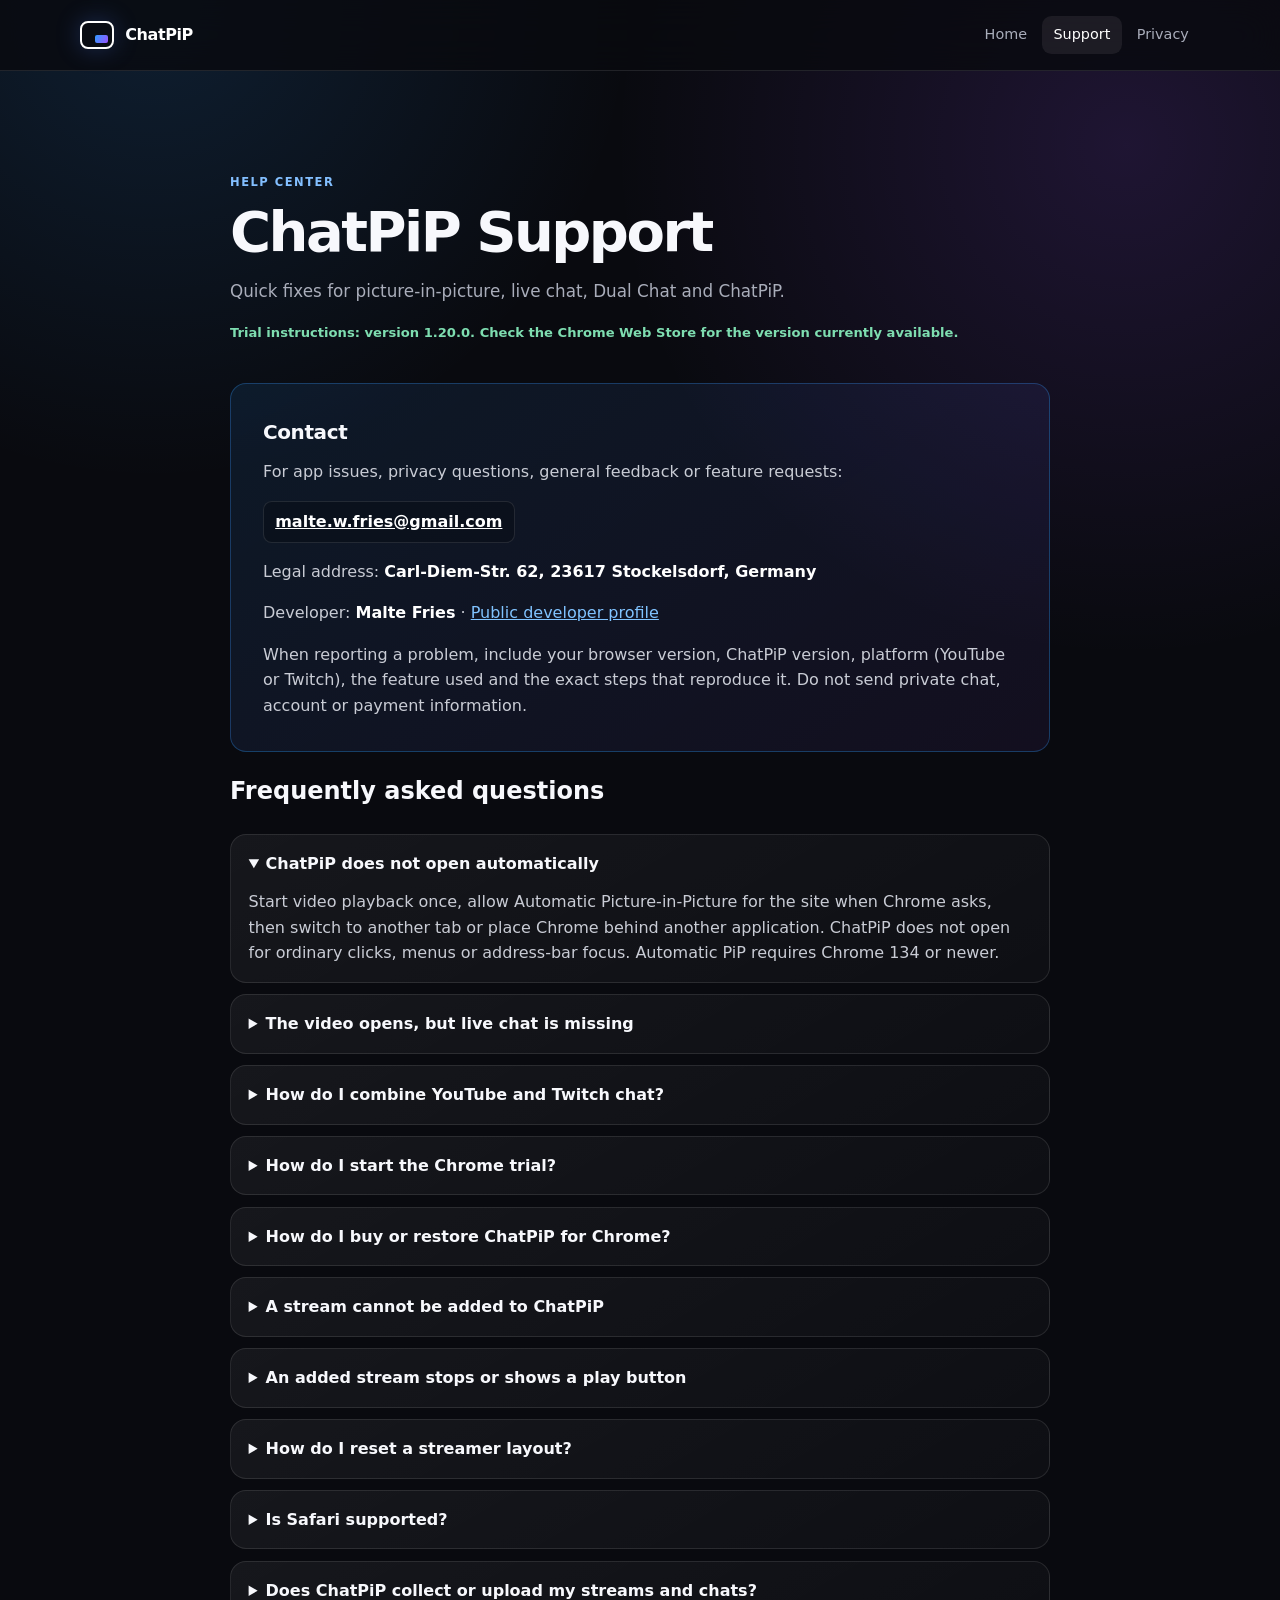
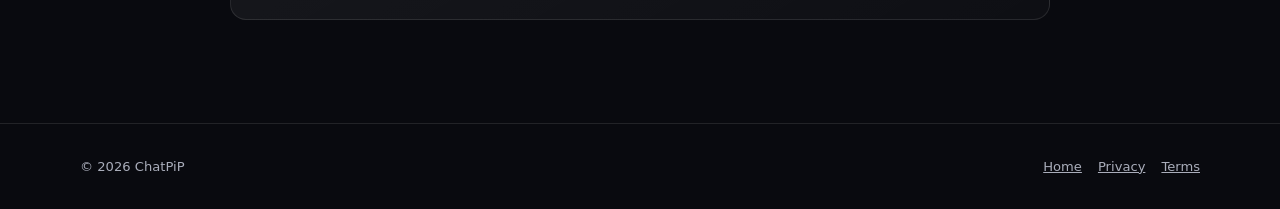
<file: chatpip/support.html>
<!doctype html>
<html lang="en">
  <head>
    <meta charset="utf-8">
    <meta name="viewport" content="width=device-width, initial-scale=1">
    <meta name="description" content="Help, troubleshooting and contact information for ChatPiP.">
    <meta name="theme-color" content="#090a0f">
    <title>Support — ChatPiP</title>
    <link rel="stylesheet" href="styles.css">
  </head>
  <body>
    <a class="skip-link" href="#main">Skip to content</a>
    <header class="site-header">
      <nav class="nav" aria-label="Main navigation">
        <a class="brand" href="index.html" aria-label="ChatPiP home"><span class="brand-mark" aria-hidden="true"></span><span>ChatPiP</span></a>
        <div class="nav-links"><a href="index.html">Home</a><a href="support.html" aria-current="page">Support</a><a href="privacy.html">Privacy</a></div>
      </nav>
    </header>

    <main class="legal" id="main">
      <p class="eyebrow">Help center</p>
      <h1>ChatPiP Support</h1>
      <p class="legal-lead">Quick fixes for picture-in-picture, live chat, Dual Chat and ChatPiP.</p>
      <p class="legal-meta">Trial instructions: version 1.20.0. Check the Chrome Web Store for the version currently available.</p>

      <section class="legal-card contact-box">
        <h2>Contact</h2>
        <p>For app issues, privacy questions, general feedback or feature requests:</p>
        <p><a class="contact-value owner-value" data-owner-field="support-email" data-owner="DgkNABVHB00OEx0VGjAEBQAdHEcTDAU=">shown with JavaScript on</a></p>
        <p>Legal address: <span class="owner-value" data-owner-field="legal-address" data-owner="IAkTGF0tGQYFTCcEG15DXlNYUFtDVVlWVCMdHwADBBgDDR8RDk1UNwwCDgkPDQ==">shown with JavaScript on</span></p>
        <p>Developer: <strong class="owner-value" data-owner-field="legal-name" data-owner="LgkNABVJNhEBBAc=">shown with JavaScript on</strong> · <a class="inline-link" href="https://github.com/MAF2414">Public developer profile</a></p>
        <p>When reporting a problem, include your browser version, ChatPiP version, platform (YouTube or Twitch), the feature used and the exact steps that reproduce it. Do not send private chat, account or payment information.</p>
      </section>

      <section>
        <h2>Frequently asked questions</h2>
        <div class="faq-list">
          <details open><summary>ChatPiP does not open automatically</summary><p>Start video playback once, allow Automatic Picture-in-Picture for the site when Chrome asks, then switch to another tab or place Chrome behind another application. ChatPiP does not open for ordinary clicks, menus or address-bar focus. Automatic PiP requires Chrome 134 or newer.</p></details>
          <details><summary>The video opens, but live chat is missing</summary><p>Confirm that the video has an active chat, reload the stream tab after installing or updating ChatPiP, and open PiP again. YouTube may fall back to a local read-only view if its pop-out chat cannot be embedded. Chat replay and hidden chat can be limited by the platform.</p></details>
          <details><summary>How do I combine YouTube and Twitch chat?</summary><ol><li>Open the matching YouTube and Twitch livestreams in separate tabs.</li><li>Switch to the tab whose video you want to watch and open ChatPiP.</li><li>Press <strong>＋</strong> in the PiP window and choose <strong>Second chat</strong>.</li><li>Select the stream on the other platform, optionally ticking <strong>Save preset</strong>.</li></ol></details>
          <details><summary>How do I start the Chrome trial?</summary><p>From version 1.20, install ChatPiP from the Chrome Web Store. Every feature unlocks automatically for seven days, and the popup shows your remaining time. No email, key or card is needed and nothing renews automatically. If an older version asks for a key, use the email-trial link on the <a class="inline-link" href="buy.html">trial page</a>.</p></details>
          <details><summary>How do I buy or restore ChatPiP for Chrome?</summary><p>After the trial, choose <strong>Buy for €4.99</strong>. Tax may be added based on your location. To activate or restore access, paste the key from your email and choose <strong>Activate</strong>. Device management is available in the Freemius customer portal.</p></details>
          <details><summary>A stream cannot be added to ChatPiP</summary><p>Press <strong>＋</strong> on a pane in the PiP window and choose a favorite, an open stream, or enter a Twitch/YouTube channel. The stream plays in the platform’s own embedded player, so no tab has to stay open. A channel whose owner forbids embedding can only be watched on its own page, and a YouTube channel can be added only while it is live. Chrome holds up to 16 streams.</p></details>
          <details><summary>An added stream stops or shows a play button</summary><p>Twitch pauses its embedded player while anything covers it, such as a menu or a notice; ChatPiP starts it again as soon as nothing covers it. A stream you paused in its own player stays paused until you start it. A pane smaller than the platform’s minimum player size unloads the player; click the note in it to move the stream into the large pane.</p></details>
          <details><summary>How do I reset a streamer layout?</summary><p>Open that streamer’s YouTube or Twitch tab, open ChatPiP and choose <strong>Reset layout</strong> in the gear menu of the PiP window. The channel then uses your global settings again. Removing the extension clears all ChatPiP extension storage.</p></details>
          <details><summary>Is Safari supported?</summary><p>Not yet. ChatPiP currently runs in Chrome on desktop only. Phones and tablets are not supported.</p></details>
          <details><summary>Does ChatPiP collect or upload my streams and chats?</summary><p>No. ChatPiP processes selected media, visible chat and preferences on your device. See the full <a class="inline-link" href="privacy.html">Privacy Policy</a>.</p></details>
        </div>
      </section>
    </main>

    <footer class="site-footer"><div class="footer-inner"><span>© 2026 ChatPiP</span><div class="footer-links"><a href="index.html">Home</a><a href="privacy.html">Privacy</a><a href="terms.html">Terms</a></div></div></footer>
    <script src="owner.js" defer></script>
  </body>
</html>
</file>
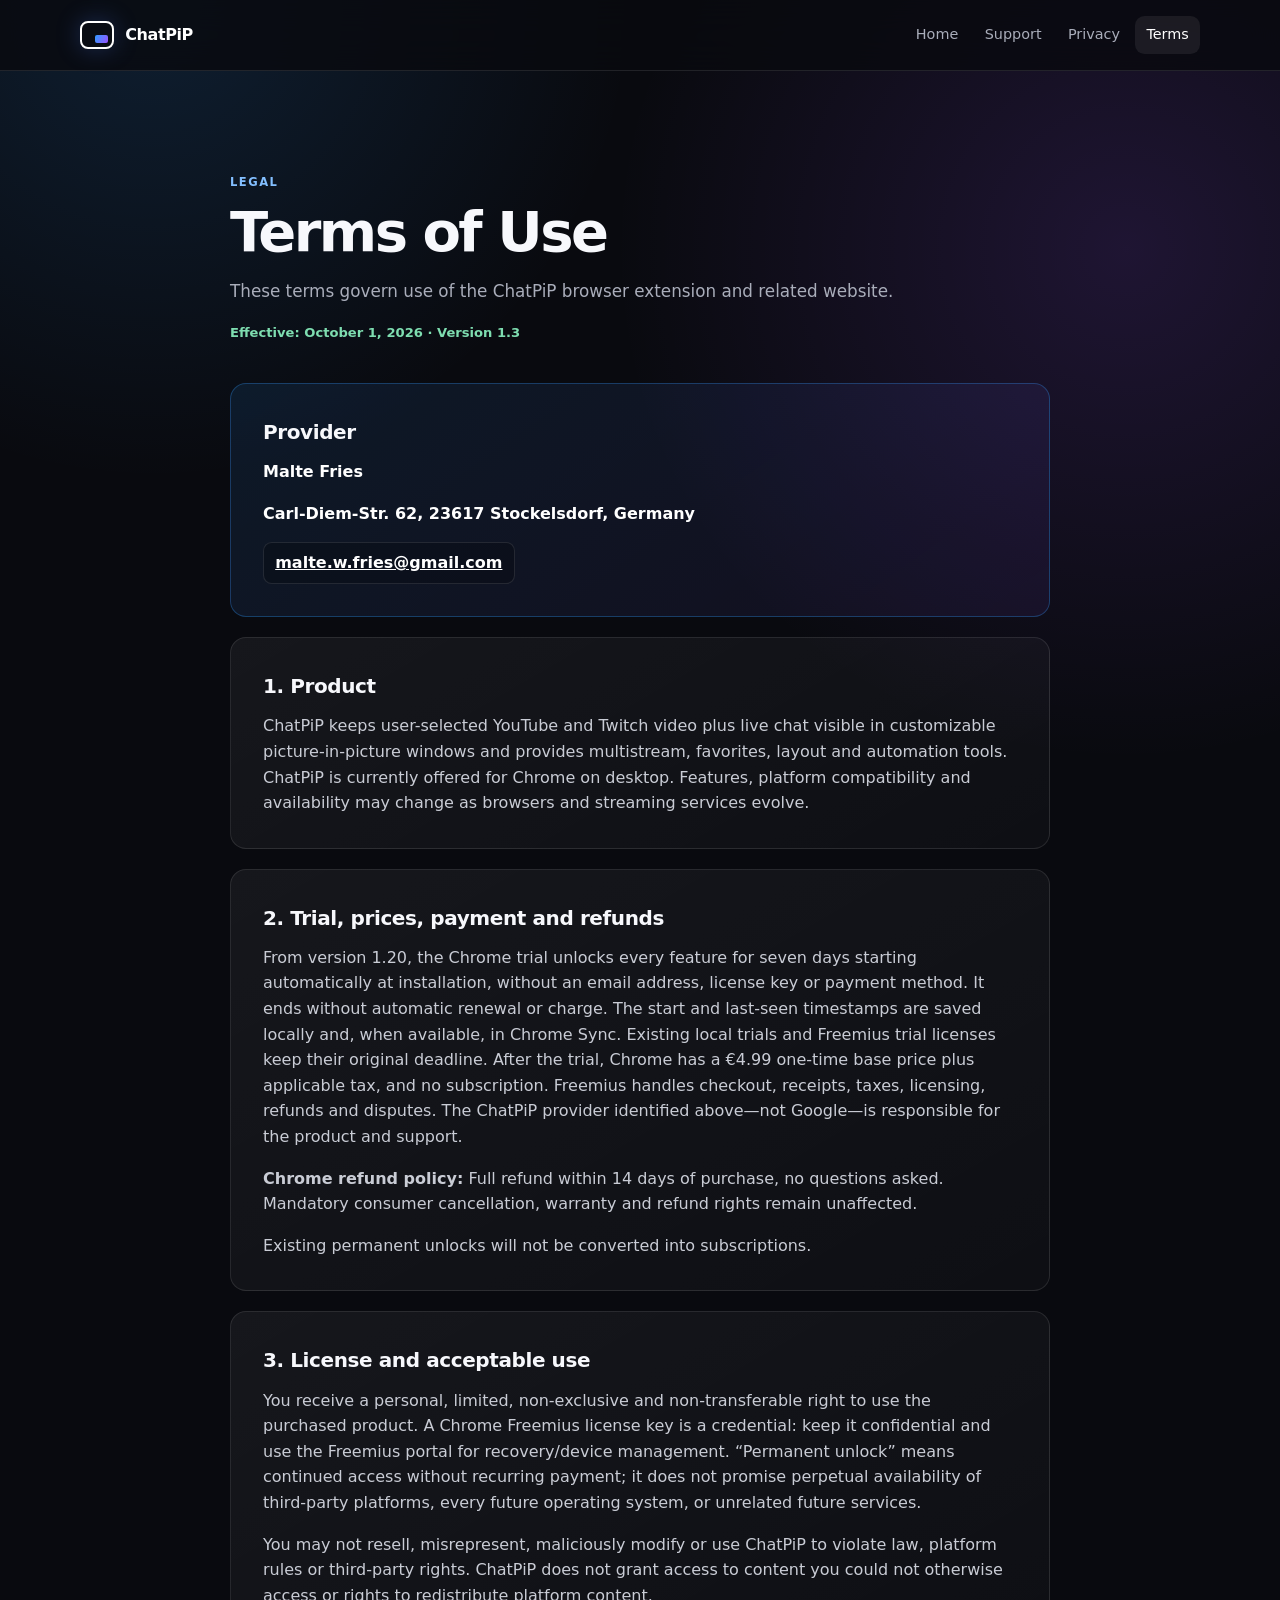
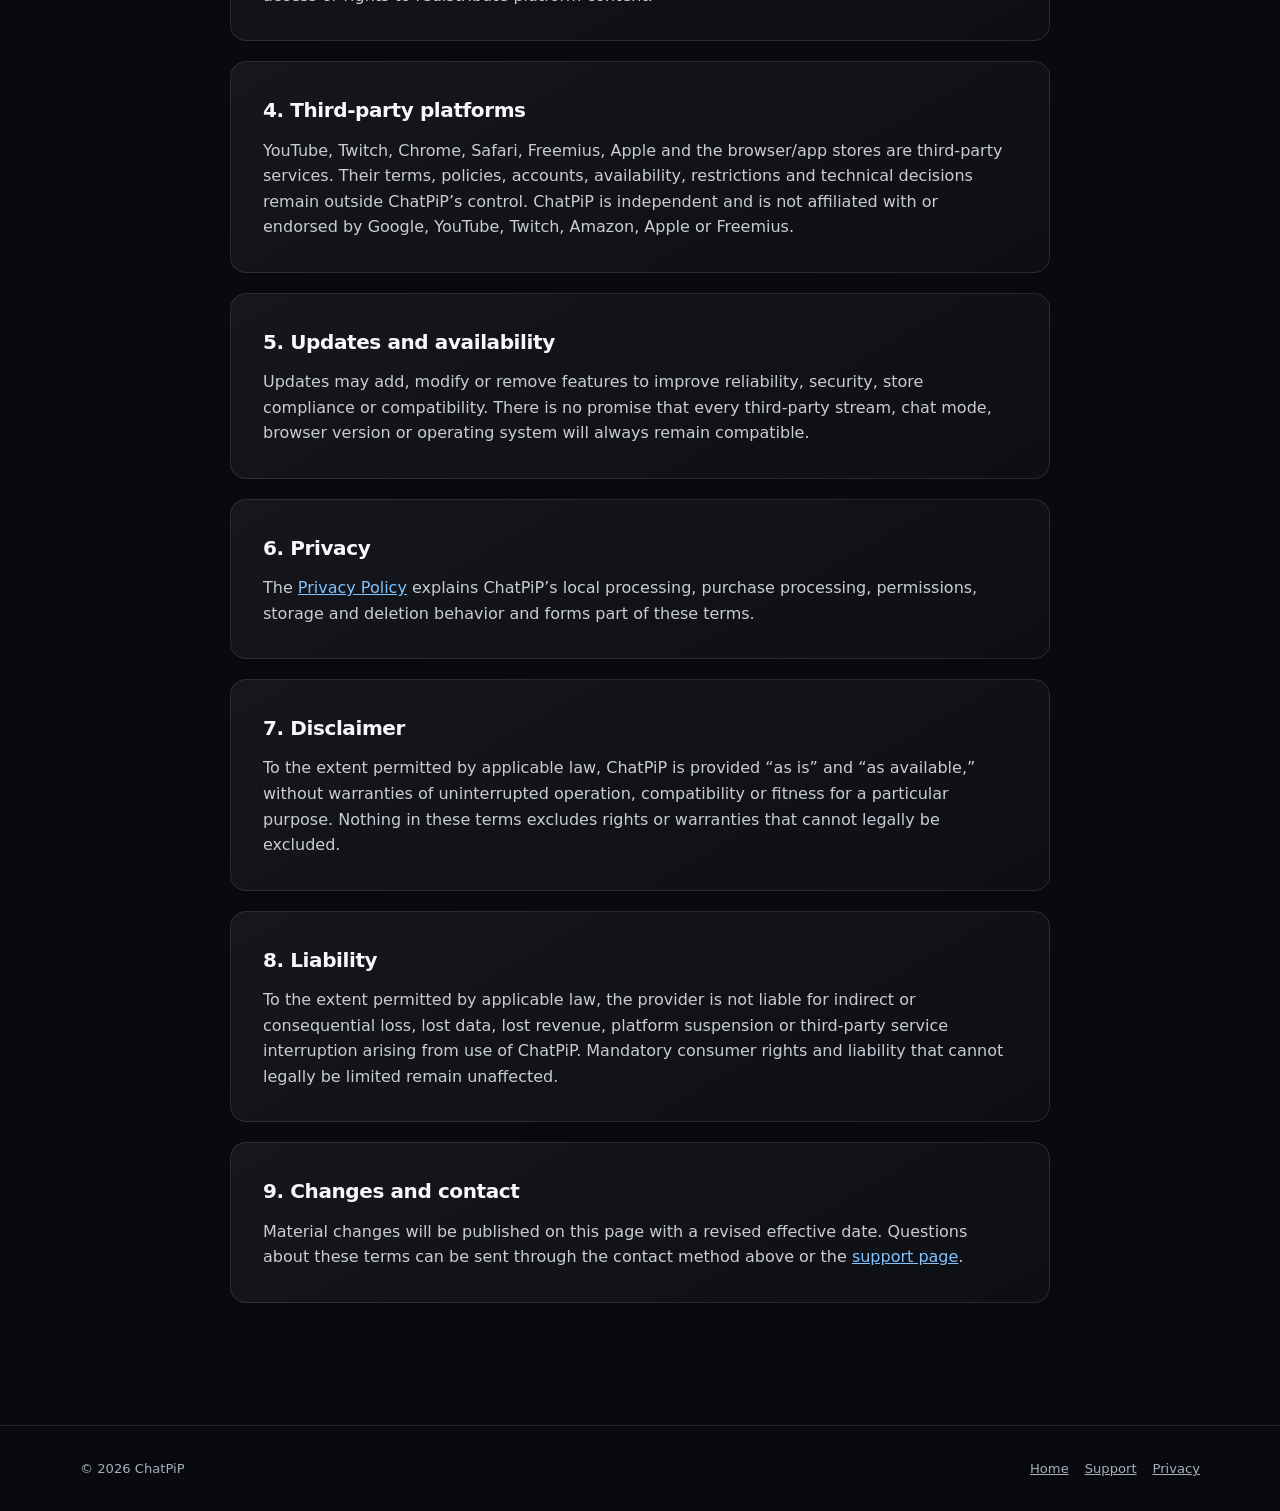
<file: chatpip/terms.html>
<!doctype html>
<html lang="en">
  <head>
    <meta charset="utf-8">
    <meta name="viewport" content="width=device-width, initial-scale=1">
    <meta name="description" content="Terms of use for ChatPiP.">
    <meta name="theme-color" content="#090a0f">
    <title>Terms of Use — ChatPiP</title>
    <link rel="stylesheet" href="styles.css">
  </head>
  <body>
    <a class="skip-link" href="#main">Skip to content</a>
    <header class="site-header">
      <nav class="nav" aria-label="Main navigation">
        <a class="brand" href="index.html" aria-label="ChatPiP home"><span class="brand-mark" aria-hidden="true"></span><span>ChatPiP</span></a>
        <div class="nav-links"><a href="index.html">Home</a><a href="support.html">Support</a><a href="privacy.html">Privacy</a><a href="terms.html" aria-current="page">Terms</a></div>
      </nav>
    </header>

    <main class="legal" id="main">
      <p class="eyebrow">Legal</p>
      <h1>Terms of Use</h1>
      <p class="legal-lead">These terms govern use of the ChatPiP browser extension and related website.</p>
      <p class="legal-meta">Effective: October 1, 2026 · Version 1.3</p>

      <section class="legal-card contact-box">
        <h2>Provider</h2>
        <p><strong class="owner-value" data-owner-field="legal-name" data-owner="LgkNABVJNhEBBAc=">shown with JavaScript on</strong></p>
        <p><span class="owner-value" data-owner-field="legal-address" data-owner="IAkTGF0tGQYFTCcEG15DXlNYUFtDVVlWVCMdHwADBBgDDR8RDk1UNwwCDgkPDQ==">shown with JavaScript on</span></p>
        <p><a class="contact-value owner-value" data-owner-field="support-email" data-owner="DgkNABVHB00OEx0VGjAEBQAdHEcTDAU=">shown with JavaScript on</a></p>
      </section>

      <section class="legal-card"><h2>1. Product</h2><p>ChatPiP keeps user-selected YouTube and Twitch video plus live chat visible in customizable picture-in-picture windows and provides multistream, favorites, layout and automation tools. ChatPiP is currently offered for Chrome on desktop. Features, platform compatibility and availability may change as browsers and streaming services evolve.</p></section>
      <section class="legal-card"><h2>2. Trial, prices, payment and refunds</h2><p>From version 1.20, the Chrome trial unlocks every feature for seven days starting automatically at installation, without an email address, license key or payment method. It ends without automatic renewal or charge. The start and last-seen timestamps are saved locally and, when available, in Chrome Sync. Existing local trials and Freemius trial licenses keep their original deadline. After the trial, Chrome has a €4.99 one-time base price plus applicable tax, and no subscription. Freemius handles checkout, receipts, taxes, licensing, refunds and disputes. The ChatPiP provider identified above—not Google—is responsible for the product and support.</p><p><strong>Chrome refund policy:</strong> <span data-owner-field="chrome-refund-policy">Full refund within 14 days of purchase, no questions asked.</span> Mandatory consumer cancellation, warranty and refund rights remain unaffected.</p><p>Existing permanent unlocks will not be converted into subscriptions.</p></section>
      <section class="legal-card"><h2>3. License and acceptable use</h2><p>You receive a personal, limited, non-exclusive and non-transferable right to use the purchased product. A Chrome Freemius license key is a credential: keep it confidential and use the Freemius portal for recovery/device management. “Permanent unlock” means continued access without recurring payment; it does not promise perpetual availability of third-party platforms, every future operating system, or unrelated future services.</p><p>You may not resell, misrepresent, maliciously modify or use ChatPiP to violate law, platform rules or third-party rights. ChatPiP does not grant access to content you could not otherwise access or rights to redistribute platform content.</p></section>
      <section class="legal-card"><h2>4. Third-party platforms</h2><p>YouTube, Twitch, Chrome, Safari, Freemius, Apple and the browser/app stores are third-party services. Their terms, policies, accounts, availability, restrictions and technical decisions remain outside ChatPiP’s control. ChatPiP is independent and is not affiliated with or endorsed by Google, YouTube, Twitch, Amazon, Apple or Freemius.</p></section>
      <section class="legal-card"><h2>5. Updates and availability</h2><p>Updates may add, modify or remove features to improve reliability, security, store compliance or compatibility. There is no promise that every third-party stream, chat mode, browser version or operating system will always remain compatible.</p></section>
      <section class="legal-card"><h2>6. Privacy</h2><p>The <a class="inline-link" href="privacy.html">Privacy Policy</a> explains ChatPiP’s local processing, purchase processing, permissions, storage and deletion behavior and forms part of these terms.</p></section>
      <section class="legal-card"><h2>7. Disclaimer</h2><p>To the extent permitted by applicable law, ChatPiP is provided “as is” and “as available,” without warranties of uninterrupted operation, compatibility or fitness for a particular purpose. Nothing in these terms excludes rights or warranties that cannot legally be excluded.</p></section>
      <section class="legal-card"><h2>8. Liability</h2><p>To the extent permitted by applicable law, the provider is not liable for indirect or consequential loss, lost data, lost revenue, platform suspension or third-party service interruption arising from use of ChatPiP. Mandatory consumer rights and liability that cannot legally be limited remain unaffected.</p></section>
      <section class="legal-card"><h2>9. Changes and contact</h2><p>Material changes will be published on this page with a revised effective date. Questions about these terms can be sent through the contact method above or the <a class="inline-link" href="support.html">support page</a>.</p></section>
    </main>

    <footer class="site-footer"><div class="footer-inner"><span>© 2026 ChatPiP</span><div class="footer-links"><a href="index.html">Home</a><a href="support.html">Support</a><a href="privacy.html">Privacy</a></div></div></footer>
    <script src="owner.js" defer></script>
  </body>
</html>
</file>
<file: chatpip/styles.css>
:root {
  color-scheme: dark;
  --bg: #090a0f;
  --panel: #12131b;
  --panel-strong: #171923;
  --line: rgba(255, 255, 255, 0.1);
  --muted: #a9adba;
  --text: #f7f8fc;
  --blue: #2f9cff;
  --purple: #9b52ff;
  --green: #64dda7;
  --max: 1120px;
  font-family: Inter, ui-sans-serif, system-ui, -apple-system, BlinkMacSystemFont, "Segoe UI", sans-serif;
  font-synthesis: none;
}

* {
  box-sizing: border-box;
}

html {
  scroll-behavior: smooth;
}

body {
  min-width: 320px;
  margin: 0;
  color: var(--text);
  background:
    radial-gradient(circle at 12% 0%, rgba(47, 156, 255, 0.14), transparent 30rem),
    radial-gradient(circle at 88% 8%, rgba(155, 82, 255, 0.15), transparent 32rem),
    var(--bg);
  line-height: 1.6;
}

a {
  color: inherit;
}

a:focus-visible,
button:focus-visible,
summary:focus-visible {
  outline: 3px solid var(--blue);
  outline-offset: 4px;
}

.skip-link {
  position: fixed;
  z-index: 100;
  top: 1rem;
  left: 1rem;
  padding: 0.65rem 0.9rem;
  color: #08090d;
  background: white;
  border-radius: 0.6rem;
  transform: translateY(-200%);
}

.skip-link:focus {
  transform: none;
}

.site-header {
  position: relative;
  z-index: 10;
  border-bottom: 1px solid var(--line);
  background: rgba(9, 10, 15, 0.82);
  backdrop-filter: blur(18px);
}

.nav,
.footer-inner,
.section,
.hero,
.legal {
  width: min(calc(100% - 2rem), var(--max));
  margin-inline: auto;
}

.nav {
  min-height: 70px;
  display: flex;
  align-items: center;
  justify-content: space-between;
  gap: 1.25rem;
}

.brand {
  display: inline-flex;
  align-items: center;
  gap: 0.7rem;
  color: white;
  font-weight: 760;
  letter-spacing: -0.025em;
  text-decoration: none;
}

.brand-mark {
  position: relative;
  width: 34px;
  height: 28px;
  border: 2px solid white;
  border-radius: 8px;
  box-shadow: 0 0 24px rgba(81, 133, 255, 0.25);
}

.brand-mark::after {
  content: "";
  position: absolute;
  right: 4px;
  bottom: 4px;
  width: 13px;
  height: 8px;
  border-radius: 2px;
  background: linear-gradient(120deg, var(--blue), var(--purple));
}

.nav-links {
  display: flex;
  flex-wrap: wrap;
  justify-content: flex-end;
  gap: 0.25rem;
}

.nav-links a {
  padding: 0.45rem 0.7rem;
  color: var(--muted);
  border-radius: 0.6rem;
  font-size: 0.9rem;
  text-decoration: none;
}

.nav-links a:hover,
.nav-links a[aria-current="page"] {
  color: white;
  background: rgba(255, 255, 255, 0.07);
}

.hero {
  min-height: 650px;
  display: grid;
  grid-template-columns: minmax(0, 0.92fr) minmax(430px, 1.08fr);
  align-items: center;
  gap: clamp(2rem, 6vw, 5.25rem);
  padding-block: clamp(4rem, 9vw, 7rem);
}

.eyebrow,
.status-pill {
  text-transform: uppercase;
  letter-spacing: 0.13em;
  font-size: 0.72rem;
  font-weight: 760;
}

.eyebrow {
  color: #83bfff;
}

h1,
h2,
h3,
p {
  margin-top: 0;
}

h1 {
  max-width: 12ch;
  margin-bottom: 1.35rem;
  font-size: clamp(3rem, 7vw, 5.8rem);
  line-height: 0.96;
  letter-spacing: -0.065em;
}

.gradient-text {
  color: transparent;
  background: linear-gradient(105deg, #70c7ff 5%, #ba75ff 80%);
  background-clip: text;
}

.hero-copy {
  max-width: 56ch;
  color: #c8cbd5;
  font-size: clamp(1rem, 2vw, 1.15rem);
}

.actions,
.store-status {
  display: flex;
  flex-wrap: wrap;
  gap: 0.7rem;
}

.actions {
  margin: 2rem 0 1.4rem;
}

.platform-note {
  max-width: 58ch;
  margin-top: 0.8rem;
  color: var(--muted);
  font-size: 0.78rem;
  line-height: 1.5;
}

.button {
  display: inline-flex;
  min-height: 46px;
  align-items: center;
  justify-content: center;
  padding: 0.65rem 1rem;
  border: 1px solid var(--line);
  border-radius: 0.8rem;
  font-weight: 720;
  text-decoration: none;
}

.button-primary {
  color: white;
  border-color: transparent;
  background: linear-gradient(110deg, #208ff4, #9648ff);
  box-shadow: 0 14px 38px rgba(68, 91, 255, 0.2);
}

.button-secondary {
  background: rgba(255, 255, 255, 0.055);
}

.button:hover {
  transform: translateY(-1px);
  filter: brightness(1.08);
}

.status-pill {
  display: inline-flex;
  align-items: center;
  gap: 0.45rem;
  padding: 0.45rem 0.65rem;
  color: var(--muted);
  border: 1px solid var(--line);
  border-radius: 999px;
  background: rgba(255, 255, 255, 0.035);
}

.status-dot {
  width: 7px;
  height: 7px;
  border-radius: 50%;
  background: var(--green);
  box-shadow: 0 0 12px rgba(100, 221, 167, 0.8);
}

.status-dot.planned {
  background: #b995ff;
  box-shadow: 0 0 12px rgba(185, 149, 255, 0.65);
}

.product-frame {
  position: relative;
  min-width: 0;
  overflow: hidden;
  border: 1px solid rgba(255, 255, 255, 0.15);
  border-radius: 1.2rem;
  background: #11121a;
  box-shadow: 0 40px 90px rgba(0, 0, 0, 0.46);
  transform: rotate(1.4deg);
}

.product-header,
.product-toolbar {
  display: flex;
  align-items: center;
  gap: 0.55rem;
  padding: 0.7rem 0.85rem;
  border-bottom: 1px solid var(--line);
}

.product-header {
  min-height: 43px;
  color: #c9ccd6;
  font-size: 0.78rem;
}

.traffic {
  width: 8px;
  height: 8px;
  border-radius: 50%;
  background: #4d5060;
  box-shadow: 14px 0 #4d5060, 28px 0 #4d5060;
  margin-right: 1.75rem;
}

.product-toolbar {
  justify-content: space-between;
  color: #e8e9ee;
  font-size: 0.76rem;
  font-weight: 700;
}

.toolbar-tag {
  padding: 0.25rem 0.5rem;
  border: 1px solid var(--line);
  border-radius: 0.4rem;
  color: #b9bdca;
}

.product-main {
  display: grid;
  grid-template-columns: minmax(0, 1fr) 34%;
  min-height: 360px;
}

.video-demo {
  position: relative;
  overflow: hidden;
  min-height: 360px;
  background:
    linear-gradient(180deg, transparent 60%, rgba(0, 0, 0, 0.58)),
    radial-gradient(circle at 62% 42%, rgba(121, 92, 255, 0.72), transparent 18%),
    linear-gradient(145deg, #233455 0 30%, #171b32 30% 55%, #382054 55%);
}

.video-demo::before,
.video-demo::after {
  content: "";
  position: absolute;
  border-radius: 50%;
  background: rgba(81, 170, 255, 0.65);
  filter: blur(1px);
}

.video-demo::before {
  width: 190px;
  height: 190px;
  top: 27%;
  left: 12%;
}

.video-demo::after {
  width: 130px;
  height: 130px;
  top: 16%;
  right: 10%;
  background: rgba(184, 77, 255, 0.55);
}

.live-label {
  position: absolute;
  z-index: 2;
  top: 0.9rem;
  left: 0.9rem;
  padding: 0.25rem 0.45rem;
  border-radius: 0.35rem;
  background: #ed3d66;
  font-size: 0.62rem;
  font-weight: 800;
}

.video-caption {
  position: absolute;
  z-index: 2;
  right: 1rem;
  bottom: 0.8rem;
  left: 1rem;
  display: flex;
  align-items: flex-end;
  justify-content: space-between;
  gap: 1rem;
  font-size: 0.72rem;
}

.video-caption strong {
  display: block;
  font-size: 0.92rem;
}

.chat-demo {
  display: flex;
  flex-direction: column;
  min-width: 0;
  background: #15161e;
}

.chat-title {
  padding: 0.75rem;
  border-bottom: 1px solid var(--line);
  font-size: 0.72rem;
  font-weight: 780;
}

.chat-lines {
  display: flex;
  flex: 1;
  flex-direction: column;
  justify-content: flex-end;
  gap: 0.8rem;
  padding: 0.75rem;
  color: #d4d6df;
  font-size: 0.68rem;
  line-height: 1.35;
}

.chat-lines p {
  margin: 0;
}

.chat-lines strong {
  color: #6ac5ff;
}

.chat-lines p:nth-child(2) strong,
.chat-lines p:nth-child(5) strong {
  color: #b77aff;
}

.chat-input {
  margin: 0.7rem;
  padding: 0.55rem;
  border: 1px solid #555967;
  border-radius: 0.4rem;
  color: #9296a4;
  font-size: 0.65rem;
}

.section {
  padding-block: clamp(4rem, 8vw, 6.5rem);
}

.section + .section {
  border-top: 1px solid var(--line);
}

.section-heading {
  max-width: 720px;
  margin-bottom: 2.5rem;
}

.section h2,
.legal h1 {
  margin-bottom: 1rem;
  font-size: clamp(2rem, 5vw, 3.5rem);
  line-height: 1.05;
  letter-spacing: -0.045em;
}

.section-heading p,
.legal-lead {
  color: var(--muted);
  font-size: 1.05rem;
}

.feature-grid {
  display: grid;
  grid-template-columns: repeat(3, minmax(0, 1fr));
  gap: 0.9rem;
}

.card,
.legal-card,
details {
  border: 1px solid var(--line);
  border-radius: 1rem;
  background: linear-gradient(150deg, rgba(255, 255, 255, 0.055), rgba(255, 255, 255, 0.025));
}

.card {
  position: relative;
  min-height: 190px;
  padding: 1.25rem;
}

.card-tier,
.plan-name {
  color: #82c4ff;
  font-size: 0.68rem;
  font-weight: 800;
  letter-spacing: 0.12em;
  text-transform: uppercase;
}

.card-tier {
  position: absolute;
  top: 1.15rem;
  right: 1.15rem;
}

.card-tier.premium,
.premium-plan-card .plan-name {
  color: #c198ff;
}

.card-icon {
  display: grid;
  width: 36px;
  height: 36px;
  place-items: center;
  margin-bottom: 1.8rem;
  border-radius: 0.7rem;
  color: #bf9cff;
  background: rgba(155, 82, 255, 0.12);
  font-weight: 800;
}

.card h3 {
  margin-bottom: 0.5rem;
  font-size: 1rem;
}

.card p {
  margin: 0;
  color: var(--muted);
  font-size: 0.9rem;
}

.plan-grid {
  display: grid;
  grid-template-columns: repeat(2, minmax(0, 1fr));
  gap: 1rem;
}

.plan-grid-single {
  grid-template-columns: minmax(0, 32rem);
}

.plan-card {
  padding: clamp(1.3rem, 4vw, 2rem);
  border: 1px solid var(--line);
  border-radius: 1.2rem;
  background: linear-gradient(150deg, rgba(255, 255, 255, 0.055), rgba(255, 255, 255, 0.025));
}

.premium-plan-card {
  border-color: rgba(155, 82, 255, 0.4);
  background: linear-gradient(145deg, rgba(155, 82, 255, 0.13), rgba(255, 255, 255, 0.025));
}

.plan-card h3 {
  margin-bottom: 1.2rem;
  font-size: 1.3rem;
}

.plan-card ul {
  display: grid;
  gap: 0.55rem;
  margin: 0;
  padding-left: 1.2rem;
  color: var(--muted);
}

.plan-action {
  width: 100%;
  margin-top: 1.4rem;
}

.privacy-banner {
  display: grid;
  grid-template-columns: 1fr auto;
  align-items: center;
  gap: 2rem;
  padding: clamp(1.5rem, 4vw, 2.5rem);
  border: 1px solid rgba(100, 221, 167, 0.22);
  border-radius: 1.2rem;
  background: linear-gradient(130deg, rgba(100, 221, 167, 0.09), rgba(47, 156, 255, 0.06));
}

.privacy-banner h2 {
  margin-bottom: 0.6rem;
  font-size: clamp(1.7rem, 4vw, 2.6rem);
}

.privacy-banner p {
  max-width: 65ch;
  margin: 0;
  color: #bec4ca;
}

.site-footer {
  border-top: 1px solid var(--line);
}

.footer-inner {
  display: flex;
  align-items: flex-start;
  justify-content: space-between;
  gap: 2rem;
  padding-block: 2rem;
  color: var(--muted);
  font-size: 0.82rem;
}

.footer-links {
  display: flex;
  flex-wrap: wrap;
  justify-content: flex-end;
  gap: 1rem;
}

.footer-links a:hover {
  color: white;
}

.legal {
  max-width: 820px;
  padding-block: clamp(3.5rem, 8vw, 6.5rem);
}

.legal h1 {
  max-width: none;
}

.legal-meta {
  margin-bottom: 2.5rem;
  color: #7eddb0;
  font-size: 0.82rem;
  font-weight: 720;
}

.legal-card {
  margin: 1.25rem 0;
  padding: clamp(1.2rem, 4vw, 2rem);
}

.legal-card h2 {
  margin-bottom: 0.7rem;
  font-size: 1.25rem;
  letter-spacing: -0.02em;
}

.legal-card h3 {
  margin: 1.35rem 0 0.45rem;
  font-size: 1rem;
}

.legal-card p:last-child,
.legal-card ul:last-child {
  margin-bottom: 0;
}

.legal-card p,
.legal-card li {
  color: #c9ccd5;
}

.legal-card li + li {
  margin-top: 0.45rem;
}

.contact-box {
  border-color: rgba(47, 156, 255, 0.3);
  background: linear-gradient(145deg, rgba(47, 156, 255, 0.1), rgba(155, 82, 255, 0.07));
}

.contact-value {
  display: inline-block;
  padding: 0.45rem 0.7rem;
  border: 1px solid var(--line);
  border-radius: 0.55rem;
  background: rgba(0, 0, 0, 0.22);
  font-weight: 700;
}

.owner-value {
  color: #fff;
  font-weight: 600;
}

.faq-list {
  display: grid;
  gap: 0.7rem;
  margin-top: 1.5rem;
}

details {
  padding: 1rem 1.1rem;
}

summary {
  cursor: pointer;
  font-weight: 720;
}

details p,
details ol {
  margin: 0.8rem 0 0;
  color: #c9ccd5;
}

.notice {
  padding: 0.85rem 1rem;
  border-left: 3px solid #ffc96b;
  color: #d5d0c3;
  background: rgba(255, 201, 107, 0.07);
}

.inline-link {
  color: #80c3ff;
}

@media (max-width: 860px) {
  .hero {
    grid-template-columns: 1fr;
    min-height: auto;
  }

  .hero h1 {
    max-width: 10ch;
  }

  .product-frame {
    max-width: 640px;
    transform: none;
  }

  .feature-grid {
    grid-template-columns: repeat(2, minmax(0, 1fr));
  }
}

@media (max-width: 600px) {
  .nav {
    align-items: flex-start;
    flex-direction: column;
    padding-block: 0.85rem;
  }

  .nav-links {
    justify-content: flex-start;
    margin-left: -0.7rem;
  }

  .hero {
    padding-top: 3.25rem;
  }

  h1 {
    font-size: clamp(2.8rem, 15vw, 4.2rem);
  }

  .product-main {
    grid-template-columns: 1fr;
  }

  .video-demo {
    min-height: 250px;
  }

  .chat-demo {
    min-height: 190px;
  }

  .chat-lines {
    flex-direction: row;
    flex-wrap: wrap;
    justify-content: flex-start;
  }

  .chat-lines p:nth-child(n + 4) {
    display: none;
  }

  .feature-grid {
    grid-template-columns: 1fr;
  }

  .plan-grid {
    grid-template-columns: 1fr;
  }

  .privacy-banner,
  .footer-inner {
    grid-template-columns: 1fr;
    align-items: flex-start;
    flex-direction: column;
  }

  .footer-links {
    justify-content: flex-start;
  }
}

@media (prefers-reduced-motion: reduce) {
  html {
    scroll-behavior: auto;
  }

  *,
  *::before,
  *::after {
    scroll-behavior: auto !important;
    transition: none !important;
  }
}
</file>
